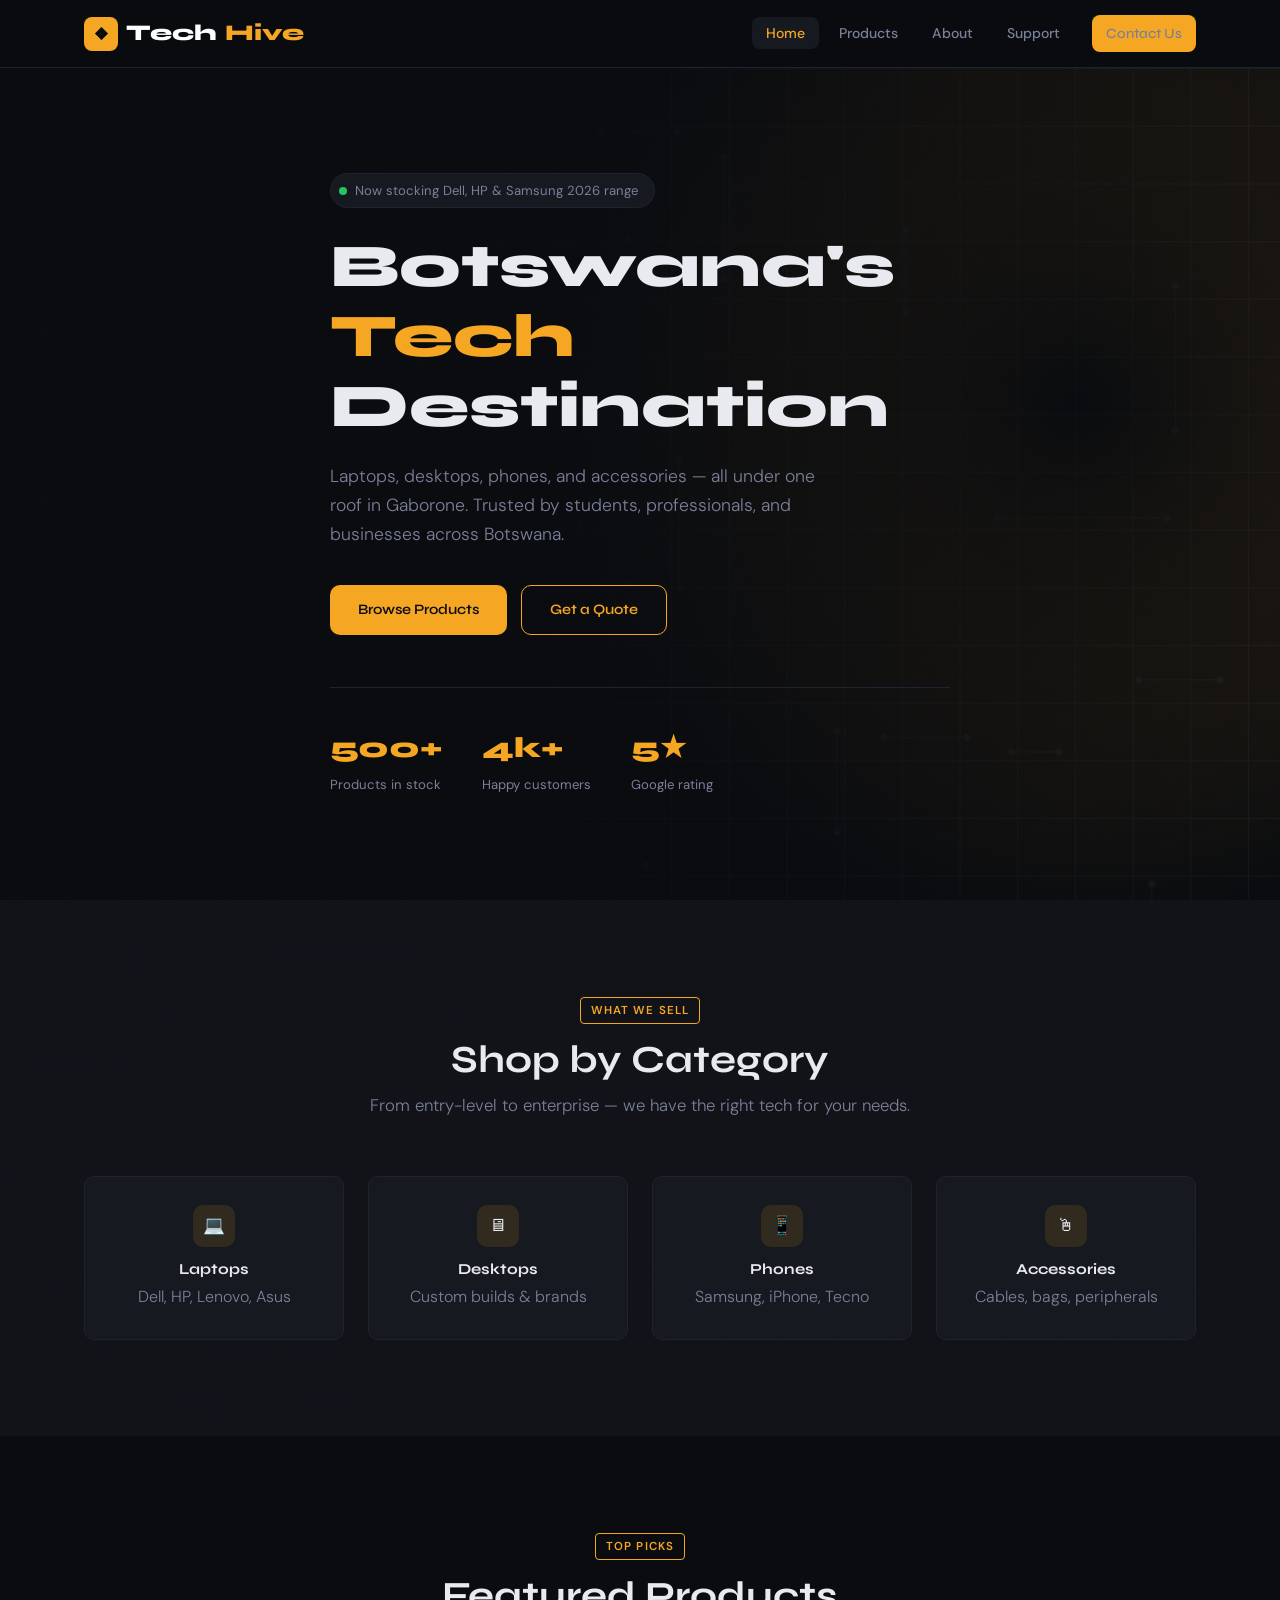
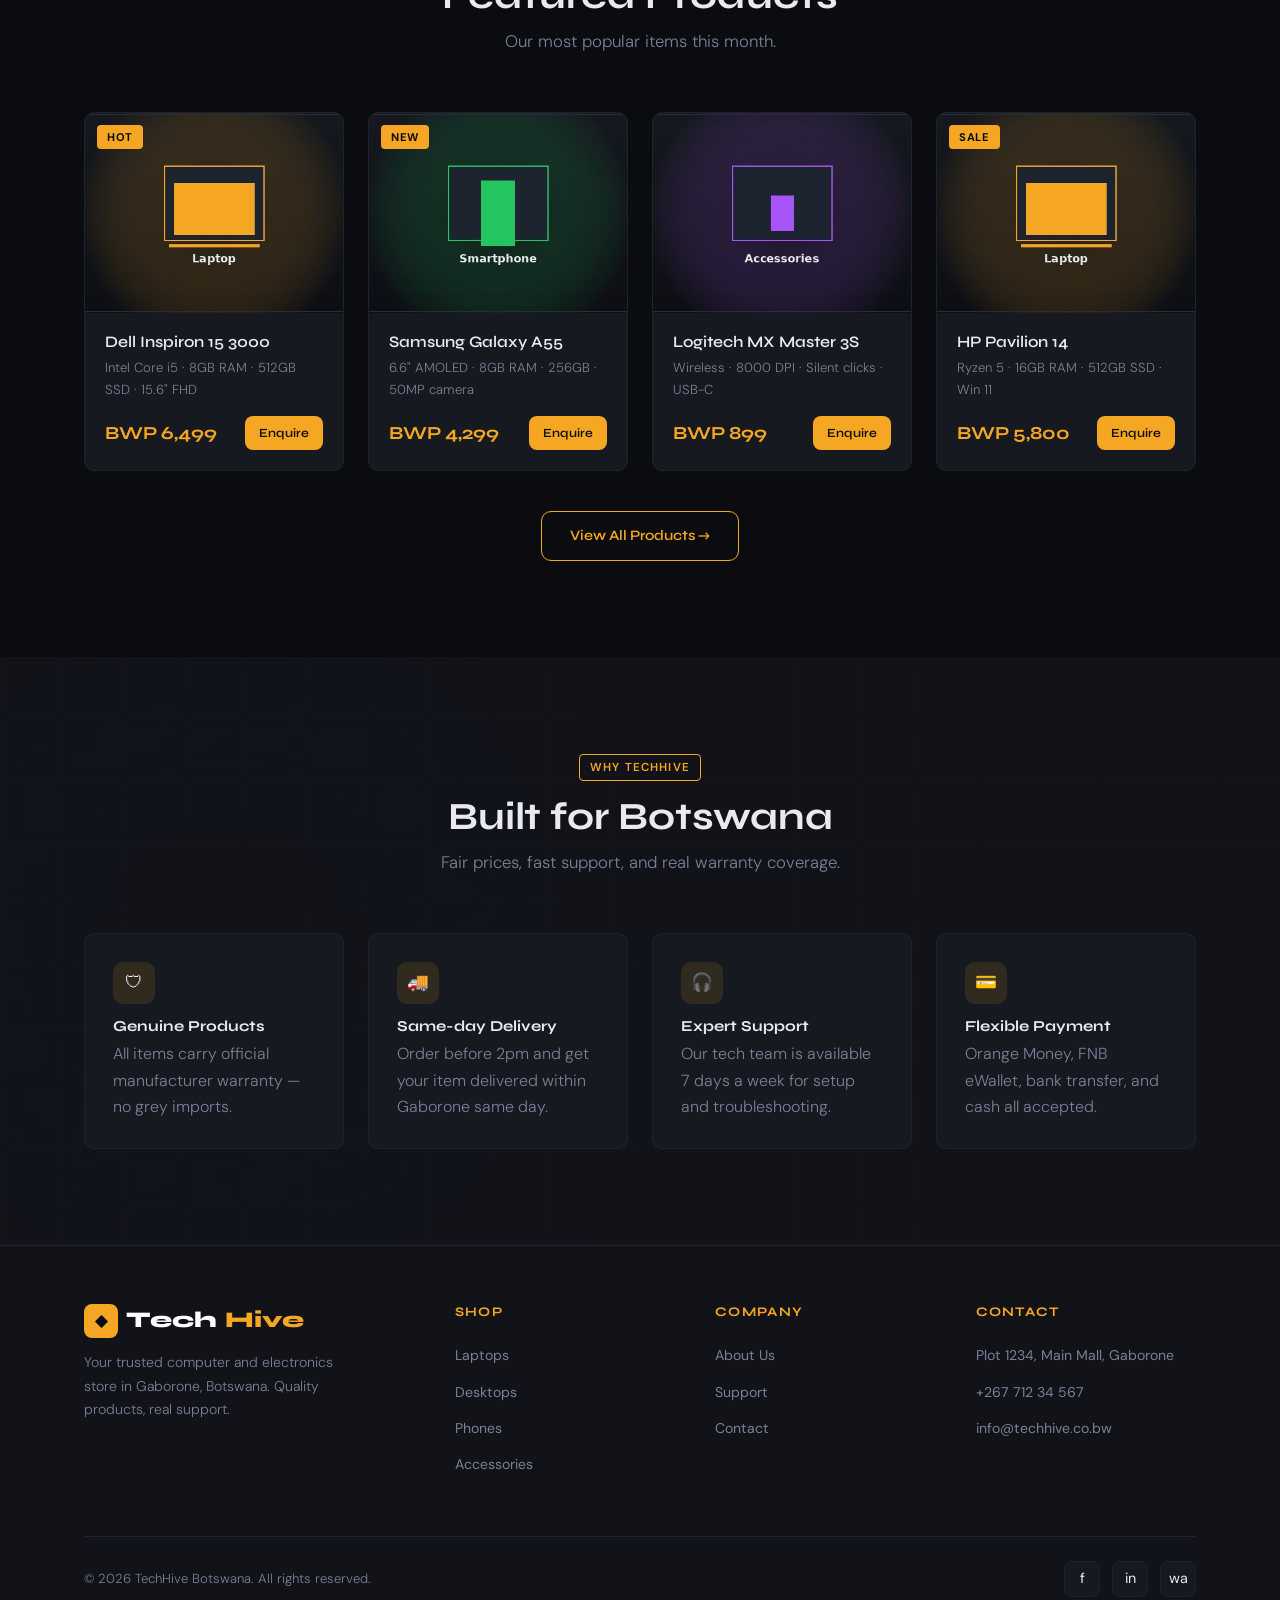
<file: index.html>
<!DOCTYPE html>
<html lang="en">
<head>
  <meta charset="UTF-8" />
  <meta name="viewport" content="width=device-width, initial-scale=1.0" />
  <title>TechHive Botswana — TechHive Botswana</title>
  <meta name="description" content="Botswana's tech destination — computers, phones and accessories." />
  
  <link rel="stylesheet" href="https://fonts.googleapis.com/css2?family=Syne:wght@400;600;700;800&family=DM+Sans:wght@300;400;500;600&display=swap" />
  <style>
/* ============================================================
   TechHive Botswana — styles.css
   Pure CSS — no JavaScript dependencies
   Fonts: Syne (display) + DM Sans (body)
   ============================================================ */

/* fonts loaded via <link> tag */

:root {
  --bg:        #0a0c10;
  --surface:   #111318;
  --card:      #16191f;
  --border:    #1e2330;
  --accent:    #f5a623;
  --text:      #e8eaf0;
  --muted:     #7a8099;
  --white:     #ffffff;
  --nav-h:     68px;
  --radius:    10px;
  --transition: 0.25s ease;
}

*, *::before, *::after { box-sizing: border-box; margin: 0; padding: 0; }
html { scroll-behavior: smooth; }
body { font-family: 'DM Sans', sans-serif; background: var(--bg); color: var(--text); font-size: 16px; line-height: 1.65; }
img { max-width: 100%; display: block; }
a { color: inherit; text-decoration: none; }
ul { list-style: none; }

h1, h2, h3, h4 { font-family: 'Syne', sans-serif; line-height: 1.15; }
h1 { font-size: clamp(2.2rem, 5vw, 3.8rem); font-weight: 800; }
h2 { font-size: clamp(1.6rem, 3vw, 2.4rem); font-weight: 700; }
h3 { font-size: 1.25rem; font-weight: 600; }
p  { color: var(--muted); font-weight: 300; }

.container { max-width: 1160px; margin: 0 auto; padding: 0 24px; }

.tag {
  display: inline-block; font-size: 0.72rem; font-weight: 600;
  letter-spacing: 0.1em; text-transform: uppercase;
  color: var(--accent); border: 1px solid var(--accent);
  border-radius: 4px; padding: 3px 10px; margin-bottom: 14px;
}

.btn {
  display: inline-flex; align-items: center; gap: 8px;
  padding: 12px 28px; border-radius: var(--radius);
  font-family: 'Syne', sans-serif; font-size: 0.9rem; font-weight: 600;
  cursor: pointer; transition: var(--transition); border: none;
}
.btn-primary { background: var(--accent); color: #0a0c10; }
.btn-primary:hover { background: #ffc14a; transform: translateY(-2px); }
.btn-outline { background: transparent; color: var(--accent); border: 1.5px solid var(--accent); }
.btn-outline:hover { background: var(--accent); color: #0a0c10; transform: translateY(-2px); }

.section-title { text-align: center; margin-bottom: 56px; }
.section-title p { margin-top: 10px; font-size: 1.05rem; }

/* ══ NAVBAR — CSS-only mobile via checkbox hack ══════════════════════ */
#nav-toggle { display: none; }

.navbar {
  position: fixed; top: 0; left: 0; right: 0;
  height: var(--nav-h);
  background: rgba(10,12,16,0.95);
  backdrop-filter: blur(14px);
  border-bottom: 1px solid var(--border);
  z-index: 1000;
}
.navbar .container {
  height: 100%; display: flex;
  align-items: center; justify-content: space-between;
}
.nav-logo {
  font-family: 'Syne', sans-serif; font-weight: 800;
  font-size: 1.4rem; color: var(--white);
  display: flex; align-items: center; gap: 8px; z-index: 1001;
}
.nav-logo span { color: var(--accent); }
.logo-icon {
  width: 34px; height: 34px; background: var(--accent);
  border-radius: 8px; display: flex; align-items: center;
  justify-content: center; color: #0a0c10; font-size: 1rem;
}
.nav-links { display: flex; align-items: center; gap: 6px; }
.nav-links a {
  font-size: 0.88rem; font-weight: 500; color: var(--muted);
  padding: 7px 14px; border-radius: 8px; transition: var(--transition);
}
.nav-links a:hover, .nav-links a.active { color: var(--white); background: var(--card); }
.nav-links a.active { color: var(--accent); }
.nav-cta { margin-left: 12px; }

.hamburger-label {
  display: none; flex-direction: column; gap: 5px;
  cursor: pointer; padding: 6px; z-index: 1001;
}
.hamburger-label span {
  display: block; width: 24px; height: 2px;
  background: var(--text); border-radius: 2px; transition: var(--transition);
}
#nav-toggle:checked ~ .navbar .hamburger-label span:nth-child(1) { transform: translateY(7px) rotate(45deg); }
#nav-toggle:checked ~ .navbar .hamburger-label span:nth-child(2) { opacity: 0; }
#nav-toggle:checked ~ .navbar .hamburger-label span:nth-child(3) { transform: translateY(-7px) rotate(-45deg); }
#nav-toggle:checked ~ .navbar .nav-links { display: flex; }

.page-body { padding-top: var(--nav-h); }

/* ══ HERO ══════════════════════════════════════════════════════════════ */
.hero {
  min-height: calc(100vh - var(--nav-h));
  display: flex; align-items: center;
  background:
    linear-gradient(to right, rgba(10,12,16,0.96) 38%, rgba(10,12,16,0.55) 100%),
    url('images/hero-bg.jpg') center / cover no-repeat;
}
.hero-content { max-width: 620px; }
.hero-content h1 { margin-bottom: 20px; }
.hero-content h1 em { font-style: normal; color: var(--accent); }
.hero-content p { font-size: 1.1rem; margin-bottom: 36px; max-width: 500px; }
.hero-actions { display: flex; gap: 14px; flex-wrap: wrap; }

.hero-badge {
  display: inline-flex; align-items: center; gap: 8px;
  background: var(--card); border: 1px solid var(--border);
  border-radius: 100px; padding: 6px 16px 6px 8px;
  font-size: 0.82rem; color: var(--muted); margin-bottom: 24px;
}
.hero-badge .dot {
  width: 8px; height: 8px; background: #22c55e;
  border-radius: 50%; animation: pulse 2s infinite;
}
@keyframes pulse {
  0%, 100% { opacity: 1; transform: scale(1); }
  50% { opacity: 0.5; transform: scale(1.4); }
}
.hero-stats {
  display: flex; gap: 40px;
  margin-top: 52px; padding-top: 36px;
  border-top: 1px solid var(--border);
}
.stat-item .num { font-family: 'Syne', sans-serif; font-size: 1.8rem; font-weight: 800; color: var(--accent); }
.stat-item .label { font-size: 0.82rem; color: var(--muted); margin-top: 2px; }

/* ══ SECTIONS ══════════════════════════════════════════════════════════ */
.section { padding: 96px 0; }
.section-alt {
  background:
    linear-gradient(rgba(17,19,24,0.94), rgba(17,19,24,0.94)),
    url('images/section-alt-bg.jpg') center / cover no-repeat;
}
.page-hero {
  padding: 72px 0 56px; text-align: center;
  background:
    linear-gradient(rgba(10,12,16,0.88), rgba(10,12,16,0.88)),
    url('images/page-hero-bg.jpg') center / cover no-repeat;
  border-bottom: 1px solid var(--border);
}
.page-hero h1 { font-size: clamp(1.8rem, 4vw, 3rem); }
.page-hero p { max-width: 540px; margin: 12px auto 0; font-size: 1rem; }

/* ══ PRODUCT CARDS ══════════════════════════════════════════════════════ */
.products-grid { display: grid; grid-template-columns: repeat(auto-fill, minmax(260px, 1fr)); gap: 24px; }
.product-card {
  background: var(--card); border: 1px solid var(--border);
  border-radius: var(--radius); overflow: hidden;
  transition: var(--transition); position: relative;
}
.product-card:hover { border-color: var(--accent); transform: translateY(-4px); box-shadow: 0 12px 40px rgba(245,166,35,0.12); }
.product-card .badge {
  position: absolute; top: 12px; left: 12px; z-index: 1;
  background: var(--accent); color: #0a0c10;
  font-size: 0.7rem; font-weight: 700; padding: 3px 10px;
  border-radius: 4px; text-transform: uppercase; letter-spacing: 0.06em;
}
.product-img { height: 200px; overflow: hidden; background: var(--surface); }
.product-img img { width: 100%; height: 100%; object-fit: cover; transition: transform 0.4s ease; }
.product-card:hover .product-img img { transform: scale(1.05); }
.product-info { padding: 20px; }
.product-info h3 { font-size: 1rem; color: var(--text); margin-bottom: 6px; }
.product-info .specs { font-size: 0.82rem; color: var(--muted); margin-bottom: 14px; line-height: 1.7; }
.price-row { display: flex; align-items: center; justify-content: space-between; }
.price { font-family: 'Syne', sans-serif; font-weight: 700; color: var(--accent); font-size: 1.15rem; }
.enquire-btn {
  font-size: 0.78rem; font-weight: 600; font-family: 'Syne', sans-serif;
  color: #0a0c10; background: var(--accent); border: none;
  border-radius: 8px; padding: 7px 14px; cursor: pointer;
  transition: var(--transition); text-decoration: none; display: inline-block;
}
.enquire-btn:hover { background: #ffc14a; }

.cat-filters { display: flex; flex-wrap: wrap; gap: 10px; margin-bottom: 40px; }
.cat-filters a {
  padding: 8px 20px; border-radius: 100px;
  border: 1.5px solid var(--border); color: var(--muted);
  font-size: 0.88rem; font-weight: 500; transition: var(--transition);
}
.cat-filters a:hover, .cat-filters a.active {
  border-color: var(--accent); color: var(--accent);
  background: rgba(245,166,35,0.08);
}

/* ══ ABOUT ══════════════════════════════════════════════════════════════ */
.about-grid { display: grid; grid-template-columns: 1fr 1fr; gap: 64px; align-items: center; }
.about-visual { background: var(--card); border: 1px solid var(--border); border-radius: var(--radius); overflow: hidden; }
.about-visual img { width: 100%; height: 260px; object-fit: cover; }
.about-stats { display: flex; gap: 32px; padding: 24px; border-top: 1px solid var(--border); justify-content: center; }
.about-stat .num { font-family: 'Syne', sans-serif; font-size: 1.8rem; font-weight: 800; color: var(--accent); text-align: center; }
.about-stat .lbl { font-size: 0.8rem; color: var(--muted); text-align: center; }

.values-grid, .why-grid { display: grid; grid-template-columns: repeat(auto-fill, minmax(240px, 1fr)); gap: 24px; }
.value-card, .why-card {
  background: var(--card); border: 1px solid var(--border);
  border-radius: var(--radius); padding: 28px; transition: var(--transition);
}
.value-card:hover, .why-card:hover { border-color: var(--accent); transform: translateY(-3px); }
.value-card .icon, .why-card .icon {
  width: 42px; height: 42px; background: rgba(245,166,35,0.12);
  border-radius: 10px; display: flex; align-items: center;
  justify-content: center; font-size: 1.1rem; margin-bottom: 14px;
}
.value-card h4, .why-card h4 { font-size: 0.95rem; margin-bottom: 6px; }

.team-grid { display: grid; grid-template-columns: repeat(auto-fill, minmax(180px, 1fr)); gap: 20px; }
.team-card {
  background: var(--card); border: 1px solid var(--border);
  border-radius: var(--radius); padding: 28px 20px;
  text-align: center; transition: var(--transition);
}
.team-card:hover { border-color: var(--accent); transform: translateY(-3px); }
.team-avatar {
  width: 64px; height: 64px; border-radius: 50%;
  background: var(--surface); display: flex; align-items: center;
  justify-content: center; font-size: 1.8rem;
  margin: 0 auto 14px; border: 2px solid var(--border);
}
.team-card h4 { font-size: 0.95rem; margin-bottom: 4px; }

/* ══ SUPPORT — details/summary FAQ (pure HTML, no JS) ═══════════════ */
.support-cards { display: grid; grid-template-columns: repeat(auto-fill, minmax(240px, 1fr)); gap: 20px; margin-bottom: 64px; }
.support-card {
  background: var(--card); border: 1px solid var(--border);
  border-radius: var(--radius); padding: 28px; transition: var(--transition);
}
.support-card:hover { border-color: var(--accent); transform: translateY(-3px); }
.support-card .icon { font-size: 2rem; margin-bottom: 14px; }
.support-card h3 { font-size: 1rem; margin-bottom: 8px; }

.faq-list { max-width: 760px; margin: 0 auto; display: flex; flex-direction: column; gap: 12px; }
details.faq-item {
  background: var(--card); border: 1px solid var(--border);
  border-radius: var(--radius); overflow: hidden;
}
details.faq-item[open] { border-color: var(--accent); }
details.faq-item summary {
  display: flex; align-items: center; justify-content: space-between;
  padding: 20px 24px; font-size: 0.95rem; font-weight: 500;
  color: var(--text); cursor: pointer; list-style: none;
  gap: 16px; transition: color var(--transition);
}
details.faq-item summary::-webkit-details-marker { display: none; }
details.faq-item summary:hover { color: var(--accent); }
details.faq-item summary::after { content: '+'; font-size: 1.3rem; color: var(--accent); flex-shrink: 0; transition: transform var(--transition); }
details.faq-item[open] summary::after { transform: rotate(45deg); }
.faq-answer { padding: 0 24px 20px; font-size: 0.9rem; color: var(--muted); line-height: 1.7; }

/* ══ CONTACT ════════════════════════════════════════════════════════════ */
.contact-grid { display: grid; grid-template-columns: 1fr 1.5fr; gap: 56px; align-items: start; }
.contact-info { display: flex; flex-direction: column; gap: 24px; }
.contact-detail { display: flex; gap: 16px; align-items: flex-start; }
.contact-detail .icon {
  width: 46px; height: 46px; min-width: 46px;
  background: rgba(245,166,35,0.1); border-radius: 10px;
  display: flex; align-items: center; justify-content: center; font-size: 1.2rem;
}
.contact-detail h4 { font-size: 0.9rem; margin-bottom: 3px; }
.contact-detail p { font-size: 0.85rem; }

.contact-form-box {
  background: var(--card); border: 1px solid var(--border);
  border-radius: var(--radius); padding: 40px;
}
.contact-form-box h3 { margin-bottom: 28px; font-size: 1.3rem; }
.form-group { margin-bottom: 20px; }
.form-row { display: grid; grid-template-columns: 1fr 1fr; gap: 16px; }
.form-group label {
  display: block; font-size: 0.82rem; font-weight: 500;
  color: var(--muted); margin-bottom: 8px;
  letter-spacing: 0.04em; text-transform: uppercase;
}
.form-group input,
.form-group select,
.form-group textarea {
  width: 100%; background: var(--surface);
  border: 1.5px solid var(--border); border-radius: 8px;
  padding: 12px 16px; color: var(--text);
  font-family: 'DM Sans', sans-serif; font-size: 0.92rem;
  transition: border-color var(--transition); outline: none;
}
.form-group input:focus,
.form-group select:focus,
.form-group textarea:focus { border-color: var(--accent); box-shadow: 0 0 0 3px rgba(245,166,35,0.1); }
.form-group input:invalid:not(:placeholder-shown) { border-color: #ef4444; }
.form-group select option { background: var(--surface); }
.form-group textarea { resize: vertical; min-height: 120px; }
.form-group input::placeholder, .form-group textarea::placeholder { color: #3a3f50; }
.consent-row { display: flex; align-items: flex-start; gap: 10px; margin-bottom: 24px; }
.consent-row input[type="checkbox"] { width: auto; margin-top: 3px; accent-color: var(--accent); }
.consent-row label { text-transform: none; letter-spacing: 0; font-size: 0.83rem; color: var(--muted); font-weight: 400; }
.map-placeholder {
  background: var(--card); border: 1px solid var(--border);
  border-radius: var(--radius); height: 280px;
  display: flex; flex-direction: column;
  align-items: center; justify-content: center; gap: 12px;
}

/* ══ FOOTER ═════════════════════════════════════════════════════════════ */
.footer { background: var(--surface); border-top: 1px solid var(--border); padding: 56px 0 28px; }
.footer-grid { display: grid; grid-template-columns: 1.5fr 1fr 1fr 1fr; gap: 40px; margin-bottom: 48px; }
.footer-brand p { font-size: 0.88rem; margin-top: 12px; max-width: 260px; }
.footer-col h5 {
  font-family: 'Syne', sans-serif; font-size: 0.82rem; font-weight: 700;
  letter-spacing: 0.1em; text-transform: uppercase;
  color: var(--accent); margin-bottom: 18px;
}
.footer-col ul li { margin-bottom: 10px; }
.footer-col ul li a { font-size: 0.88rem; color: var(--muted); transition: color var(--transition); }
.footer-col ul li a:hover { color: var(--text); }
.footer-bottom {
  border-top: 1px solid var(--border); padding-top: 24px;
  display: flex; justify-content: space-between;
  align-items: center; flex-wrap: wrap; gap: 12px;
}
.footer-bottom p { font-size: 0.82rem; color: var(--muted); }
.social-links { display: flex; gap: 12px; }
.social-links a {
  width: 36px; height: 36px; background: var(--card);
  border: 1px solid var(--border); border-radius: 8px;
  display: flex; align-items: center; justify-content: center;
  font-size: 0.9rem; transition: var(--transition);
}
.social-links a:hover { border-color: var(--accent); color: var(--accent); }

/* ══ RESPONSIVE ═════════════════════════════════════════════════════════ */
@media (max-width: 900px) {
  .about-grid, .contact-grid { grid-template-columns: 1fr; gap: 40px; }
  .footer-grid { grid-template-columns: 1fr 1fr; }
  .hero-stats { gap: 24px; }
}
@media (max-width: 680px) {
  .nav-links {
    display: none; flex-direction: column;
    position: fixed; top: var(--nav-h); left: 0; right: 0;
    background: var(--surface); border-bottom: 1px solid var(--border);
    padding: 20px 24px; gap: 4px; z-index: 999;
  }
  .hamburger-label { display: flex; }
  .footer-grid { grid-template-columns: 1fr; }
  .form-row { grid-template-columns: 1fr; }
  .hero-stats { flex-wrap: wrap; gap: 20px; }
  .hero-actions { flex-direction: column; }
  .products-grid { grid-template-columns: 1fr 1fr; }
}
@media (max-width: 480px) {
  .products-grid { grid-template-columns: 1fr; }
}

</style>
</head>
<body class="page-body">
  <!-- checkbox for CSS-only mobile nav -->
  <input type="checkbox" id="nav-toggle" />
  <nav class="navbar">
    <div class="container">
      <a href="index.html" class="nav-logo">
        <div class="logo-icon">&#9670;</div>
        Tech<span>Hive</span>
      </a>
      <ul class="nav-links">
        <li><a href="index.html" class="active">Home</a></li>
        <li><a href="products.html">Products</a></li>
        <li><a href="about.html">About</a></li>
        <li><a href="support.html">Support</a></li>
        <li class="nav-cta"><a href="contact.html" class="btn btn-primary">Contact Us</a></li>
      </ul>
      <label class="hamburger-label" for="nav-toggle">
        <span></span><span></span><span></span>
      </label>
    </div>
  </nav>

  <section class="hero">
    <div class="container">
      <div class="hero-content">
        <div class="hero-badge"><span class="dot"></span>Now stocking Dell, HP &amp; Samsung 2026 range</div>
        <h1>Botswana&#39;s <em>Tech</em> Destination</h1>
        <p>Laptops, desktops, phones, and accessories — all under one roof in Gaborone. Trusted by students, professionals, and businesses across Botswana.</p>
        <div class="hero-actions">
          <a href="products.html" class="btn btn-primary">Browse Products</a>
          <a href="contact.html" class="btn btn-outline">Get a Quote</a>
        </div>
        <div class="hero-stats">
          <div class="stat-item"><div class="num">500+</div><div class="label">Products in stock</div></div>
          <div class="stat-item"><div class="num">4k+</div><div class="label">Happy customers</div></div>
          <div class="stat-item"><div class="num">5&#9733;</div><div class="label">Google rating</div></div>
        </div>
      </div>
    </div>
  </section>

  <section class="section section-alt">
    <div class="container">
      <div class="section-title">
        <div class="tag">What we sell</div>
        <h2>Shop by Category</h2>
        <p>From entry-level to enterprise — we have the right tech for your needs.</p>
      </div>
      <div class="why-grid">
        <a href="products.html" class="why-card" style="text-align:center;">
          <div class="icon" style="margin:0 auto 14px;">&#128187;</div>
          <h4>Laptops</h4><p>Dell, HP, Lenovo, Asus</p>
        </a>
        <a href="products.html" class="why-card" style="text-align:center;">
          <div class="icon" style="margin:0 auto 14px;">&#128421;</div>
          <h4>Desktops</h4><p>Custom builds &amp; brands</p>
        </a>
        <a href="products.html" class="why-card" style="text-align:center;">
          <div class="icon" style="margin:0 auto 14px;">&#128241;</div>
          <h4>Phones</h4><p>Samsung, iPhone, Tecno</p>
        </a>
        <a href="products.html" class="why-card" style="text-align:center;">
          <div class="icon" style="margin:0 auto 14px;">&#128433;</div>
          <h4>Accessories</h4><p>Cables, bags, peripherals</p>
        </a>
      </div>
    </div>
  </section>

  <section class="section">
    <div class="container">
      <div class="section-title">
        <div class="tag">Top picks</div>
        <h2>Featured Products</h2>
        <p>Our most popular items this month.</p>
      </div>
      <div class="products-grid">
        <div class="product-card">
          <span class="badge">Hot</span>
          <div class="product-img"><img src="images/laptop.jpg" alt="Dell Inspiron 15 laptop computer" width="480" height="200" /></div>
          <div class="product-info">
            <h3>Dell Inspiron 15 3000</h3>
            <p class="specs">Intel Core i5 &middot; 8GB RAM &middot; 512GB SSD &middot; 15.6" FHD</p>
            <div class="price-row"><span class="price">BWP 6,499</span><a href="contact.html" class="enquire-btn">Enquire</a></div>
          </div>
        </div>
        <div class="product-card">
          <span class="badge">New</span>
          <div class="product-img"><img src="images/phone.jpg" alt="Samsung Galaxy A55 smartphone" width="480" height="200" /></div>
          <div class="product-info">
            <h3>Samsung Galaxy A55</h3>
            <p class="specs">6.6" AMOLED &middot; 8GB RAM &middot; 256GB &middot; 50MP camera</p>
            <div class="price-row"><span class="price">BWP 4,299</span><a href="contact.html" class="enquire-btn">Enquire</a></div>
          </div>
        </div>
        <div class="product-card">
          <div class="product-img"><img src="images/accessory.jpg" alt="Logitech MX Master 3S wireless mouse" width="480" height="200" /></div>
          <div class="product-info">
            <h3>Logitech MX Master 3S</h3>
            <p class="specs">Wireless &middot; 8000 DPI &middot; Silent clicks &middot; USB-C</p>
            <div class="price-row"><span class="price">BWP 899</span><a href="contact.html" class="enquire-btn">Enquire</a></div>
          </div>
        </div>
        <div class="product-card">
          <span class="badge">Sale</span>
          <div class="product-img"><img src="images/laptop.jpg" alt="HP Pavilion 14 laptop computer" width="480" height="200" /></div>
          <div class="product-info">
            <h3>HP Pavilion 14</h3>
            <p class="specs">Ryzen 5 &middot; 16GB RAM &middot; 512GB SSD &middot; Win 11</p>
            <div class="price-row"><span class="price">BWP 5,800</span><a href="contact.html" class="enquire-btn">Enquire</a></div>
          </div>
        </div>
      </div>
      <div style="text-align:center;margin-top:40px;">
        <a href="products.html" class="btn btn-outline">View All Products &rarr;</a>
      </div>
    </div>
  </section>

  <section class="section section-alt">
    <div class="container">
      <div class="section-title">
        <div class="tag">Why TechHive</div>
        <h2>Built for Botswana</h2>
        <p>Fair prices, fast support, and real warranty coverage.</p>
      </div>
      <div class="why-grid">
        <div class="why-card"><div class="icon">&#128737;</div><h4>Genuine Products</h4><p>All items carry official manufacturer warranty — no grey imports.</p></div>
        <div class="why-card"><div class="icon">&#128666;</div><h4>Same-day Delivery</h4><p>Order before 2pm and get your item delivered within Gaborone same day.</p></div>
        <div class="why-card"><div class="icon">&#127911;</div><h4>Expert Support</h4><p>Our tech team is available 7 days a week for setup and troubleshooting.</p></div>
        <div class="why-card"><div class="icon">&#128179;</div><h4>Flexible Payment</h4><p>Orange Money, FNB eWallet, bank transfer, and cash all accepted.</p></div>
      </div>
    </div>
  </section>

  <footer class="footer">
    <div class="container">
      <div class="footer-grid">
        <div class="footer-brand">
          <div class="nav-logo" style="margin-bottom:12px;">
            <div class="logo-icon">&#9670;</div>
            Tech<span>Hive</span>
          </div>
          <p>Your trusted computer and electronics store in Gaborone, Botswana. Quality products, real support.</p>
        </div>
        <div class="footer-col">
          <h5>Shop</h5>
          <ul>
            <li><a href="products.html">Laptops</a></li>
            <li><a href="products.html">Desktops</a></li>
            <li><a href="products.html">Phones</a></li>
            <li><a href="products.html">Accessories</a></li>
          </ul>
        </div>
        <div class="footer-col">
          <h5>Company</h5>
          <ul>
            <li><a href="about.html">About Us</a></li>
            <li><a href="support.html">Support</a></li>
            <li><a href="contact.html">Contact</a></li>
          </ul>
        </div>
        <div class="footer-col">
          <h5>Contact</h5>
          <ul>
            <li><a href="contact.html">Plot 1234, Main Mall, Gaborone</a></li>
            <li><a href="tel:+26771234567">+267 712 34 567</a></li>
            <li><a href="mailto:info@techhive.co.bw">info@techhive.co.bw</a></li>
          </ul>
        </div>
      </div>
      <div class="footer-bottom">
        <p>&copy; 2026 TechHive Botswana. All rights reserved.</p>
        <div class="social-links">
          <a href="#" title="Facebook">f</a>
          <a href="#" title="Instagram">in</a>
          <a href="#" title="WhatsApp">wa</a>
        </div>
      </div>
    </div>
  </footer>
</body>
</html>
</file>
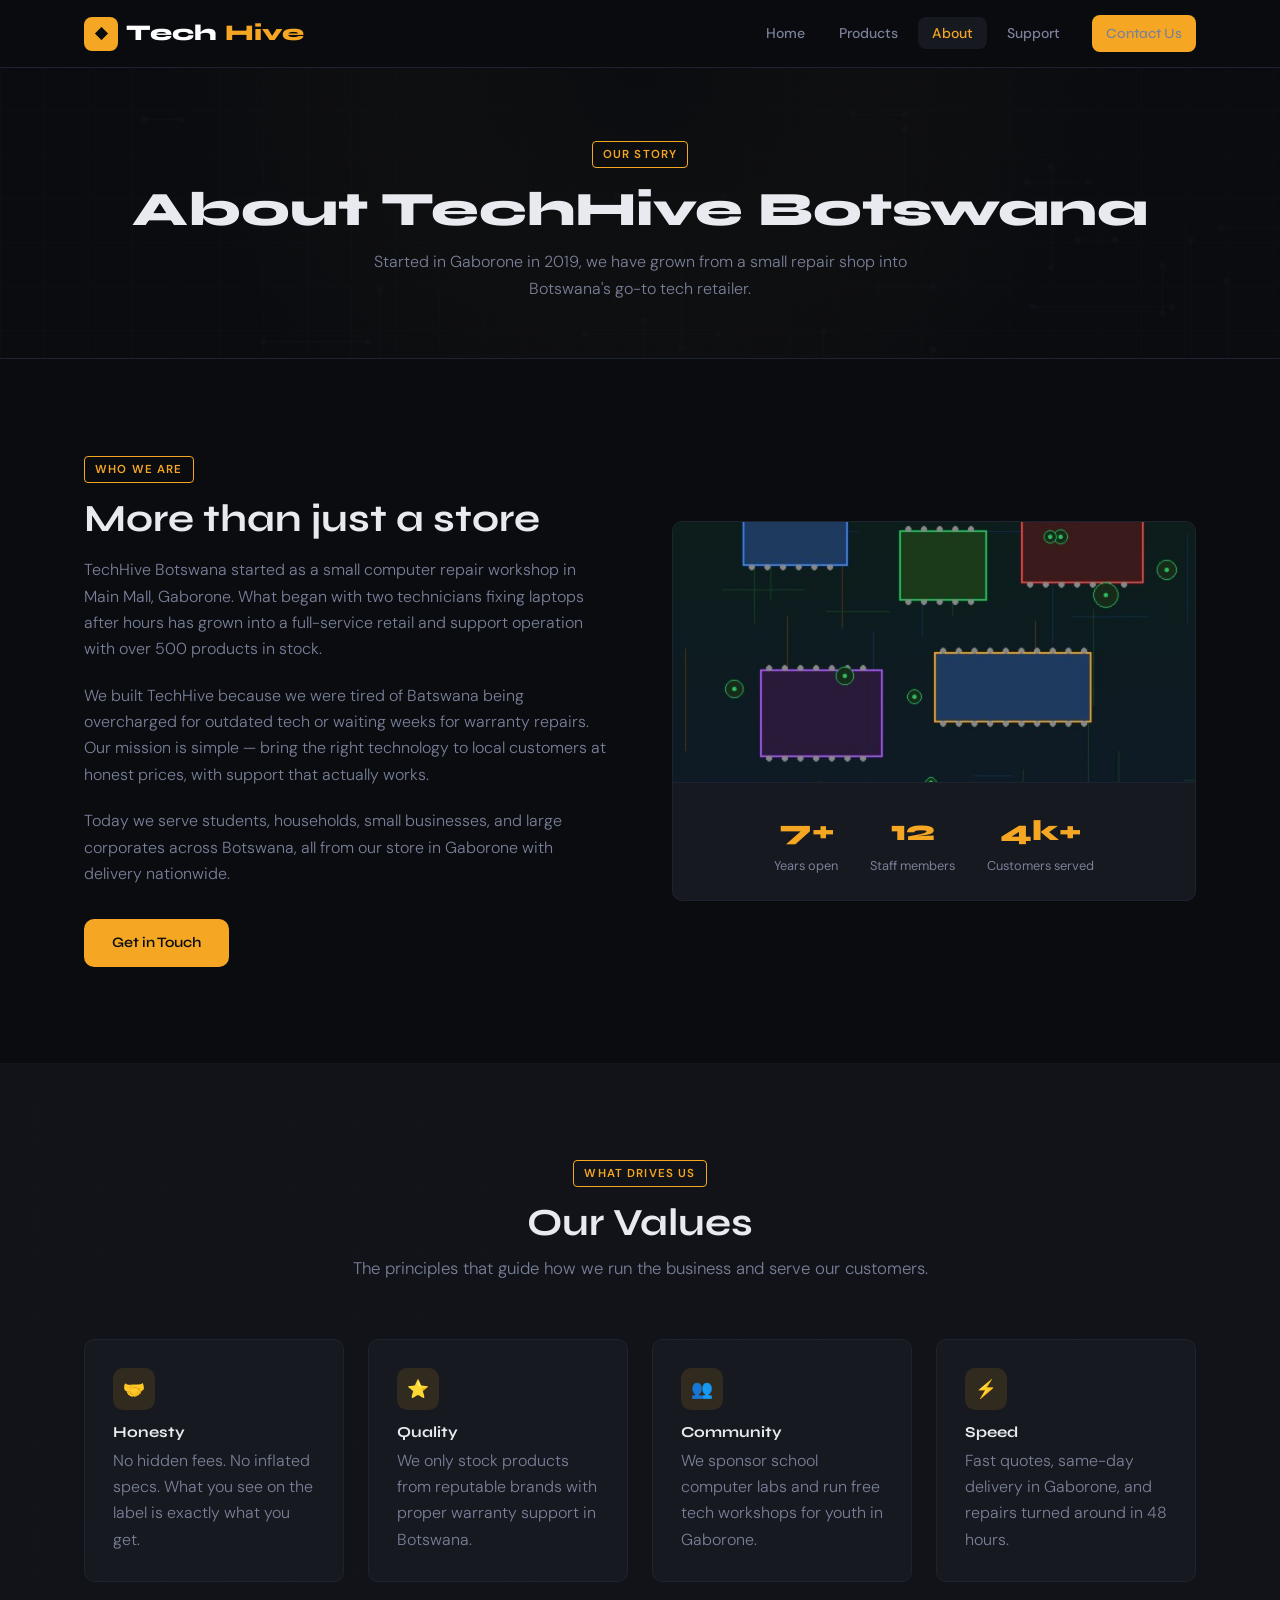
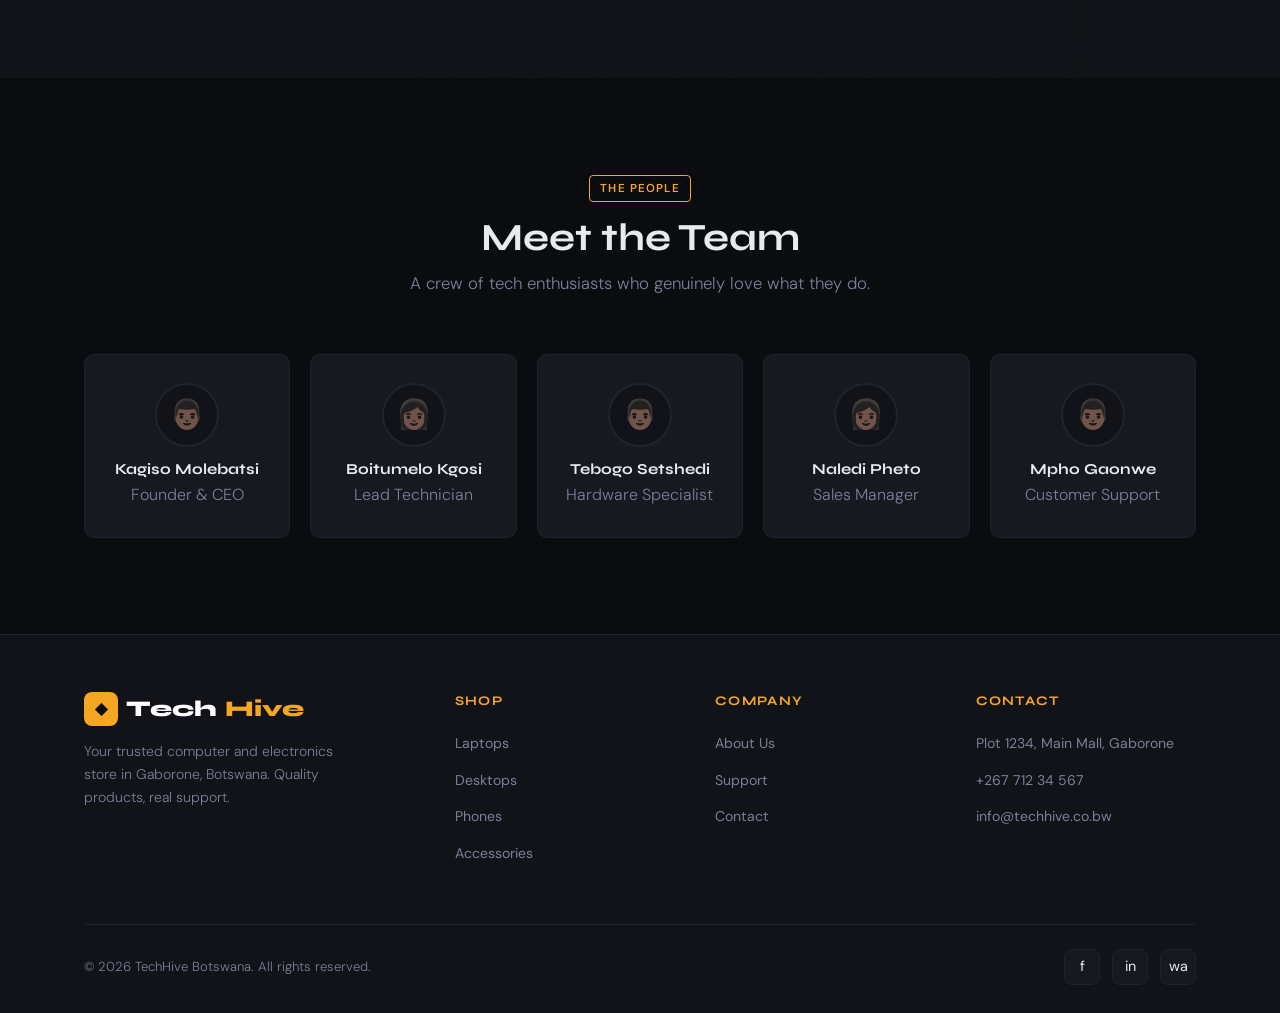
<file: about.html>
<!DOCTYPE html>
<html lang="en">
<head>
  <meta charset="UTF-8" />
  <meta name="viewport" content="width=device-width, initial-scale=1.0" />
  <title>About Us — TechHive Botswana</title>
  <meta name="description" content="Learn about TechHive Botswana — our story, mission and team." />
  
  <link rel="stylesheet" href="https://fonts.googleapis.com/css2?family=Syne:wght@400;600;700;800&family=DM+Sans:wght@300;400;500;600&display=swap" />
  <style>
/* ============================================================
   TechHive Botswana — styles.css
   Pure CSS — no JavaScript dependencies
   Fonts: Syne (display) + DM Sans (body)
   ============================================================ */

/* fonts loaded via <link> tag */

:root {
  --bg:        #0a0c10;
  --surface:   #111318;
  --card:      #16191f;
  --border:    #1e2330;
  --accent:    #f5a623;
  --text:      #e8eaf0;
  --muted:     #7a8099;
  --white:     #ffffff;
  --nav-h:     68px;
  --radius:    10px;
  --transition: 0.25s ease;
}

*, *::before, *::after { box-sizing: border-box; margin: 0; padding: 0; }
html { scroll-behavior: smooth; }
body { font-family: 'DM Sans', sans-serif; background: var(--bg); color: var(--text); font-size: 16px; line-height: 1.65; }
img { max-width: 100%; display: block; }
a { color: inherit; text-decoration: none; }
ul { list-style: none; }

h1, h2, h3, h4 { font-family: 'Syne', sans-serif; line-height: 1.15; }
h1 { font-size: clamp(2.2rem, 5vw, 3.8rem); font-weight: 800; }
h2 { font-size: clamp(1.6rem, 3vw, 2.4rem); font-weight: 700; }
h3 { font-size: 1.25rem; font-weight: 600; }
p  { color: var(--muted); font-weight: 300; }

.container { max-width: 1160px; margin: 0 auto; padding: 0 24px; }

.tag {
  display: inline-block; font-size: 0.72rem; font-weight: 600;
  letter-spacing: 0.1em; text-transform: uppercase;
  color: var(--accent); border: 1px solid var(--accent);
  border-radius: 4px; padding: 3px 10px; margin-bottom: 14px;
}

.btn {
  display: inline-flex; align-items: center; gap: 8px;
  padding: 12px 28px; border-radius: var(--radius);
  font-family: 'Syne', sans-serif; font-size: 0.9rem; font-weight: 600;
  cursor: pointer; transition: var(--transition); border: none;
}
.btn-primary { background: var(--accent); color: #0a0c10; }
.btn-primary:hover { background: #ffc14a; transform: translateY(-2px); }
.btn-outline { background: transparent; color: var(--accent); border: 1.5px solid var(--accent); }
.btn-outline:hover { background: var(--accent); color: #0a0c10; transform: translateY(-2px); }

.section-title { text-align: center; margin-bottom: 56px; }
.section-title p { margin-top: 10px; font-size: 1.05rem; }

/* ══ NAVBAR — CSS-only mobile via checkbox hack ══════════════════════ */
#nav-toggle { display: none; }

.navbar {
  position: fixed; top: 0; left: 0; right: 0;
  height: var(--nav-h);
  background: rgba(10,12,16,0.95);
  backdrop-filter: blur(14px);
  border-bottom: 1px solid var(--border);
  z-index: 1000;
}
.navbar .container {
  height: 100%; display: flex;
  align-items: center; justify-content: space-between;
}
.nav-logo {
  font-family: 'Syne', sans-serif; font-weight: 800;
  font-size: 1.4rem; color: var(--white);
  display: flex; align-items: center; gap: 8px; z-index: 1001;
}
.nav-logo span { color: var(--accent); }
.logo-icon {
  width: 34px; height: 34px; background: var(--accent);
  border-radius: 8px; display: flex; align-items: center;
  justify-content: center; color: #0a0c10; font-size: 1rem;
}
.nav-links { display: flex; align-items: center; gap: 6px; }
.nav-links a {
  font-size: 0.88rem; font-weight: 500; color: var(--muted);
  padding: 7px 14px; border-radius: 8px; transition: var(--transition);
}
.nav-links a:hover, .nav-links a.active { color: var(--white); background: var(--card); }
.nav-links a.active { color: var(--accent); }
.nav-cta { margin-left: 12px; }

.hamburger-label {
  display: none; flex-direction: column; gap: 5px;
  cursor: pointer; padding: 6px; z-index: 1001;
}
.hamburger-label span {
  display: block; width: 24px; height: 2px;
  background: var(--text); border-radius: 2px; transition: var(--transition);
}
#nav-toggle:checked ~ .navbar .hamburger-label span:nth-child(1) { transform: translateY(7px) rotate(45deg); }
#nav-toggle:checked ~ .navbar .hamburger-label span:nth-child(2) { opacity: 0; }
#nav-toggle:checked ~ .navbar .hamburger-label span:nth-child(3) { transform: translateY(-7px) rotate(-45deg); }
#nav-toggle:checked ~ .navbar .nav-links { display: flex; }

.page-body { padding-top: var(--nav-h); }

/* ══ HERO ══════════════════════════════════════════════════════════════ */
.hero {
  min-height: calc(100vh - var(--nav-h));
  display: flex; align-items: center;
  background:
    linear-gradient(to right, rgba(10,12,16,0.96) 38%, rgba(10,12,16,0.55) 100%),
    url('images/hero-bg.jpg') center / cover no-repeat;
}
.hero-content { max-width: 620px; }
.hero-content h1 { margin-bottom: 20px; }
.hero-content h1 em { font-style: normal; color: var(--accent); }
.hero-content p { font-size: 1.1rem; margin-bottom: 36px; max-width: 500px; }
.hero-actions { display: flex; gap: 14px; flex-wrap: wrap; }

.hero-badge {
  display: inline-flex; align-items: center; gap: 8px;
  background: var(--card); border: 1px solid var(--border);
  border-radius: 100px; padding: 6px 16px 6px 8px;
  font-size: 0.82rem; color: var(--muted); margin-bottom: 24px;
}
.hero-badge .dot {
  width: 8px; height: 8px; background: #22c55e;
  border-radius: 50%; animation: pulse 2s infinite;
}
@keyframes pulse {
  0%, 100% { opacity: 1; transform: scale(1); }
  50% { opacity: 0.5; transform: scale(1.4); }
}
.hero-stats {
  display: flex; gap: 40px;
  margin-top: 52px; padding-top: 36px;
  border-top: 1px solid var(--border);
}
.stat-item .num { font-family: 'Syne', sans-serif; font-size: 1.8rem; font-weight: 800; color: var(--accent); }
.stat-item .label { font-size: 0.82rem; color: var(--muted); margin-top: 2px; }

/* ══ SECTIONS ══════════════════════════════════════════════════════════ */
.section { padding: 96px 0; }
.section-alt {
  background:
    linear-gradient(rgba(17,19,24,0.94), rgba(17,19,24,0.94)),
    url('images/section-alt-bg.jpg') center / cover no-repeat;
}
.page-hero {
  padding: 72px 0 56px; text-align: center;
  background:
    linear-gradient(rgba(10,12,16,0.88), rgba(10,12,16,0.88)),
    url('images/page-hero-bg.jpg') center / cover no-repeat;
  border-bottom: 1px solid var(--border);
}
.page-hero h1 { font-size: clamp(1.8rem, 4vw, 3rem); }
.page-hero p { max-width: 540px; margin: 12px auto 0; font-size: 1rem; }

/* ══ PRODUCT CARDS ══════════════════════════════════════════════════════ */
.products-grid { display: grid; grid-template-columns: repeat(auto-fill, minmax(260px, 1fr)); gap: 24px; }
.product-card {
  background: var(--card); border: 1px solid var(--border);
  border-radius: var(--radius); overflow: hidden;
  transition: var(--transition); position: relative;
}
.product-card:hover { border-color: var(--accent); transform: translateY(-4px); box-shadow: 0 12px 40px rgba(245,166,35,0.12); }
.product-card .badge {
  position: absolute; top: 12px; left: 12px; z-index: 1;
  background: var(--accent); color: #0a0c10;
  font-size: 0.7rem; font-weight: 700; padding: 3px 10px;
  border-radius: 4px; text-transform: uppercase; letter-spacing: 0.06em;
}
.product-img { height: 200px; overflow: hidden; background: var(--surface); }
.product-img img { width: 100%; height: 100%; object-fit: cover; transition: transform 0.4s ease; }
.product-card:hover .product-img img { transform: scale(1.05); }
.product-info { padding: 20px; }
.product-info h3 { font-size: 1rem; color: var(--text); margin-bottom: 6px; }
.product-info .specs { font-size: 0.82rem; color: var(--muted); margin-bottom: 14px; line-height: 1.7; }
.price-row { display: flex; align-items: center; justify-content: space-between; }
.price { font-family: 'Syne', sans-serif; font-weight: 700; color: var(--accent); font-size: 1.15rem; }
.enquire-btn {
  font-size: 0.78rem; font-weight: 600; font-family: 'Syne', sans-serif;
  color: #0a0c10; background: var(--accent); border: none;
  border-radius: 8px; padding: 7px 14px; cursor: pointer;
  transition: var(--transition); text-decoration: none; display: inline-block;
}
.enquire-btn:hover { background: #ffc14a; }

.cat-filters { display: flex; flex-wrap: wrap; gap: 10px; margin-bottom: 40px; }
.cat-filters a {
  padding: 8px 20px; border-radius: 100px;
  border: 1.5px solid var(--border); color: var(--muted);
  font-size: 0.88rem; font-weight: 500; transition: var(--transition);
}
.cat-filters a:hover, .cat-filters a.active {
  border-color: var(--accent); color: var(--accent);
  background: rgba(245,166,35,0.08);
}

/* ══ ABOUT ══════════════════════════════════════════════════════════════ */
.about-grid { display: grid; grid-template-columns: 1fr 1fr; gap: 64px; align-items: center; }
.about-visual { background: var(--card); border: 1px solid var(--border); border-radius: var(--radius); overflow: hidden; }
.about-visual img { width: 100%; height: 260px; object-fit: cover; }
.about-stats { display: flex; gap: 32px; padding: 24px; border-top: 1px solid var(--border); justify-content: center; }
.about-stat .num { font-family: 'Syne', sans-serif; font-size: 1.8rem; font-weight: 800; color: var(--accent); text-align: center; }
.about-stat .lbl { font-size: 0.8rem; color: var(--muted); text-align: center; }

.values-grid, .why-grid { display: grid; grid-template-columns: repeat(auto-fill, minmax(240px, 1fr)); gap: 24px; }
.value-card, .why-card {
  background: var(--card); border: 1px solid var(--border);
  border-radius: var(--radius); padding: 28px; transition: var(--transition);
}
.value-card:hover, .why-card:hover { border-color: var(--accent); transform: translateY(-3px); }
.value-card .icon, .why-card .icon {
  width: 42px; height: 42px; background: rgba(245,166,35,0.12);
  border-radius: 10px; display: flex; align-items: center;
  justify-content: center; font-size: 1.1rem; margin-bottom: 14px;
}
.value-card h4, .why-card h4 { font-size: 0.95rem; margin-bottom: 6px; }

.team-grid { display: grid; grid-template-columns: repeat(auto-fill, minmax(180px, 1fr)); gap: 20px; }
.team-card {
  background: var(--card); border: 1px solid var(--border);
  border-radius: var(--radius); padding: 28px 20px;
  text-align: center; transition: var(--transition);
}
.team-card:hover { border-color: var(--accent); transform: translateY(-3px); }
.team-avatar {
  width: 64px; height: 64px; border-radius: 50%;
  background: var(--surface); display: flex; align-items: center;
  justify-content: center; font-size: 1.8rem;
  margin: 0 auto 14px; border: 2px solid var(--border);
}
.team-card h4 { font-size: 0.95rem; margin-bottom: 4px; }

/* ══ SUPPORT — details/summary FAQ (pure HTML, no JS) ═══════════════ */
.support-cards { display: grid; grid-template-columns: repeat(auto-fill, minmax(240px, 1fr)); gap: 20px; margin-bottom: 64px; }
.support-card {
  background: var(--card); border: 1px solid var(--border);
  border-radius: var(--radius); padding: 28px; transition: var(--transition);
}
.support-card:hover { border-color: var(--accent); transform: translateY(-3px); }
.support-card .icon { font-size: 2rem; margin-bottom: 14px; }
.support-card h3 { font-size: 1rem; margin-bottom: 8px; }

.faq-list { max-width: 760px; margin: 0 auto; display: flex; flex-direction: column; gap: 12px; }
details.faq-item {
  background: var(--card); border: 1px solid var(--border);
  border-radius: var(--radius); overflow: hidden;
}
details.faq-item[open] { border-color: var(--accent); }
details.faq-item summary {
  display: flex; align-items: center; justify-content: space-between;
  padding: 20px 24px; font-size: 0.95rem; font-weight: 500;
  color: var(--text); cursor: pointer; list-style: none;
  gap: 16px; transition: color var(--transition);
}
details.faq-item summary::-webkit-details-marker { display: none; }
details.faq-item summary:hover { color: var(--accent); }
details.faq-item summary::after { content: '+'; font-size: 1.3rem; color: var(--accent); flex-shrink: 0; transition: transform var(--transition); }
details.faq-item[open] summary::after { transform: rotate(45deg); }
.faq-answer { padding: 0 24px 20px; font-size: 0.9rem; color: var(--muted); line-height: 1.7; }

/* ══ CONTACT ════════════════════════════════════════════════════════════ */
.contact-grid { display: grid; grid-template-columns: 1fr 1.5fr; gap: 56px; align-items: start; }
.contact-info { display: flex; flex-direction: column; gap: 24px; }
.contact-detail { display: flex; gap: 16px; align-items: flex-start; }
.contact-detail .icon {
  width: 46px; height: 46px; min-width: 46px;
  background: rgba(245,166,35,0.1); border-radius: 10px;
  display: flex; align-items: center; justify-content: center; font-size: 1.2rem;
}
.contact-detail h4 { font-size: 0.9rem; margin-bottom: 3px; }
.contact-detail p { font-size: 0.85rem; }

.contact-form-box {
  background: var(--card); border: 1px solid var(--border);
  border-radius: var(--radius); padding: 40px;
}
.contact-form-box h3 { margin-bottom: 28px; font-size: 1.3rem; }
.form-group { margin-bottom: 20px; }
.form-row { display: grid; grid-template-columns: 1fr 1fr; gap: 16px; }
.form-group label {
  display: block; font-size: 0.82rem; font-weight: 500;
  color: var(--muted); margin-bottom: 8px;
  letter-spacing: 0.04em; text-transform: uppercase;
}
.form-group input,
.form-group select,
.form-group textarea {
  width: 100%; background: var(--surface);
  border: 1.5px solid var(--border); border-radius: 8px;
  padding: 12px 16px; color: var(--text);
  font-family: 'DM Sans', sans-serif; font-size: 0.92rem;
  transition: border-color var(--transition); outline: none;
}
.form-group input:focus,
.form-group select:focus,
.form-group textarea:focus { border-color: var(--accent); box-shadow: 0 0 0 3px rgba(245,166,35,0.1); }
.form-group input:invalid:not(:placeholder-shown) { border-color: #ef4444; }
.form-group select option { background: var(--surface); }
.form-group textarea { resize: vertical; min-height: 120px; }
.form-group input::placeholder, .form-group textarea::placeholder { color: #3a3f50; }
.consent-row { display: flex; align-items: flex-start; gap: 10px; margin-bottom: 24px; }
.consent-row input[type="checkbox"] { width: auto; margin-top: 3px; accent-color: var(--accent); }
.consent-row label { text-transform: none; letter-spacing: 0; font-size: 0.83rem; color: var(--muted); font-weight: 400; }
.map-placeholder {
  background: var(--card); border: 1px solid var(--border);
  border-radius: var(--radius); height: 280px;
  display: flex; flex-direction: column;
  align-items: center; justify-content: center; gap: 12px;
}

/* ══ FOOTER ═════════════════════════════════════════════════════════════ */
.footer { background: var(--surface); border-top: 1px solid var(--border); padding: 56px 0 28px; }
.footer-grid { display: grid; grid-template-columns: 1.5fr 1fr 1fr 1fr; gap: 40px; margin-bottom: 48px; }
.footer-brand p { font-size: 0.88rem; margin-top: 12px; max-width: 260px; }
.footer-col h5 {
  font-family: 'Syne', sans-serif; font-size: 0.82rem; font-weight: 700;
  letter-spacing: 0.1em; text-transform: uppercase;
  color: var(--accent); margin-bottom: 18px;
}
.footer-col ul li { margin-bottom: 10px; }
.footer-col ul li a { font-size: 0.88rem; color: var(--muted); transition: color var(--transition); }
.footer-col ul li a:hover { color: var(--text); }
.footer-bottom {
  border-top: 1px solid var(--border); padding-top: 24px;
  display: flex; justify-content: space-between;
  align-items: center; flex-wrap: wrap; gap: 12px;
}
.footer-bottom p { font-size: 0.82rem; color: var(--muted); }
.social-links { display: flex; gap: 12px; }
.social-links a {
  width: 36px; height: 36px; background: var(--card);
  border: 1px solid var(--border); border-radius: 8px;
  display: flex; align-items: center; justify-content: center;
  font-size: 0.9rem; transition: var(--transition);
}
.social-links a:hover { border-color: var(--accent); color: var(--accent); }

/* ══ RESPONSIVE ═════════════════════════════════════════════════════════ */
@media (max-width: 900px) {
  .about-grid, .contact-grid { grid-template-columns: 1fr; gap: 40px; }
  .footer-grid { grid-template-columns: 1fr 1fr; }
  .hero-stats { gap: 24px; }
}
@media (max-width: 680px) {
  .nav-links {
    display: none; flex-direction: column;
    position: fixed; top: var(--nav-h); left: 0; right: 0;
    background: var(--surface); border-bottom: 1px solid var(--border);
    padding: 20px 24px; gap: 4px; z-index: 999;
  }
  .hamburger-label { display: flex; }
  .footer-grid { grid-template-columns: 1fr; }
  .form-row { grid-template-columns: 1fr; }
  .hero-stats { flex-wrap: wrap; gap: 20px; }
  .hero-actions { flex-direction: column; }
  .products-grid { grid-template-columns: 1fr 1fr; }
}
@media (max-width: 480px) {
  .products-grid { grid-template-columns: 1fr; }
}

</style>
</head>
<body class="page-body">
  <!-- checkbox for CSS-only mobile nav -->
  <input type="checkbox" id="nav-toggle" />
  <nav class="navbar">
    <div class="container">
      <a href="index.html" class="nav-logo">
        <div class="logo-icon">&#9670;</div>
        Tech<span>Hive</span>
      </a>
      <ul class="nav-links">
        <li><a href="index.html">Home</a></li>
        <li><a href="products.html">Products</a></li>
        <li><a href="about.html" class="active">About</a></li>
        <li><a href="support.html">Support</a></li>
        <li class="nav-cta"><a href="contact.html" class="btn btn-primary">Contact Us</a></li>
      </ul>
      <label class="hamburger-label" for="nav-toggle">
        <span></span><span></span><span></span>
      </label>
    </div>
  </nav>

  <div class="page-hero"><div class="container">
    <div class="tag">Our Story</div>
    <h1>About TechHive Botswana</h1>
    <p>Started in Gaborone in 2019, we have grown from a small repair shop into Botswana&#39;s go-to tech retailer.</p>
  </div></div>

  <section class="section"><div class="container">
    <div class="about-grid">
      <div>
        <div class="tag">Who we are</div>
        <h2>More than just a store</h2>
        <p style="margin:16px 0 20px;">TechHive Botswana started as a small computer repair workshop in Main Mall, Gaborone. What began with two technicians fixing laptops after hours has grown into a full-service retail and support operation with over 500 products in stock.</p>
        <p style="margin-bottom:20px;">We built TechHive because we were tired of Batswana being overcharged for outdated tech or waiting weeks for warranty repairs. Our mission is simple — bring the right technology to local customers at honest prices, with support that actually works.</p>
        <p style="margin-bottom:32px;">Today we serve students, households, small businesses, and large corporates across Botswana, all from our store in Gaborone with delivery nationwide.</p>
        <a href="contact.html" class="btn btn-primary">Get in Touch</a>
      </div>
      <div class="about-visual">
        <img src="images/about-visual.jpg" alt="TechHive Botswana store showing computer hardware components on a circuit board" width="600" height="260" />
        <div class="about-stats">
          <div class="about-stat"><div class="num">7+</div><div class="lbl">Years open</div></div>
          <div class="about-stat"><div class="num">12</div><div class="lbl">Staff members</div></div>
          <div class="about-stat"><div class="num">4k+</div><div class="lbl">Customers served</div></div>
        </div>
      </div>
    </div>
  </div></section>

  <section class="section section-alt"><div class="container">
    <div class="section-title">
      <div class="tag">What drives us</div>
      <h2>Our Values</h2>
      <p>The principles that guide how we run the business and serve our customers.</p>
    </div>
    <div class="values-grid">
      <div class="value-card"><div class="icon">&#129309;</div><h4>Honesty</h4><p>No hidden fees. No inflated specs. What you see on the label is exactly what you get.</p></div>
      <div class="value-card"><div class="icon">&#11088;</div><h4>Quality</h4><p>We only stock products from reputable brands with proper warranty support in Botswana.</p></div>
      <div class="value-card"><div class="icon">&#128101;</div><h4>Community</h4><p>We sponsor school computer labs and run free tech workshops for youth in Gaborone.</p></div>
      <div class="value-card"><div class="icon">&#9889;</div><h4>Speed</h4><p>Fast quotes, same-day delivery in Gaborone, and repairs turned around in 48 hours.</p></div>
    </div>
  </div></section>

  <section class="section"><div class="container">
    <div class="section-title">
      <div class="tag">The people</div>
      <h2>Meet the Team</h2>
      <p>A crew of tech enthusiasts who genuinely love what they do.</p>
    </div>
    <div class="team-grid">
      <div class="team-card"><div class="team-avatar">&#128104;&#127999;</div><h4>Kagiso Molebatsi</h4><p>Founder &amp; CEO</p></div>
      <div class="team-card"><div class="team-avatar">&#128105;&#127999;</div><h4>Boitumelo Kgosi</h4><p>Lead Technician</p></div>
      <div class="team-card"><div class="team-avatar">&#128104;&#127999;</div><h4>Tebogo Setshedi</h4><p>Hardware Specialist</p></div>
      <div class="team-card"><div class="team-avatar">&#128105;&#127999;</div><h4>Naledi Pheto</h4><p>Sales Manager</p></div>
      <div class="team-card"><div class="team-avatar">&#128104;&#127999;</div><h4>Mpho Gaonwe</h4><p>Customer Support</p></div>
    </div>
  </div></section>

  <footer class="footer">
    <div class="container">
      <div class="footer-grid">
        <div class="footer-brand">
          <div class="nav-logo" style="margin-bottom:12px;">
            <div class="logo-icon">&#9670;</div>
            Tech<span>Hive</span>
          </div>
          <p>Your trusted computer and electronics store in Gaborone, Botswana. Quality products, real support.</p>
        </div>
        <div class="footer-col">
          <h5>Shop</h5>
          <ul>
            <li><a href="products.html">Laptops</a></li>
            <li><a href="products.html">Desktops</a></li>
            <li><a href="products.html">Phones</a></li>
            <li><a href="products.html">Accessories</a></li>
          </ul>
        </div>
        <div class="footer-col">
          <h5>Company</h5>
          <ul>
            <li><a href="about.html">About Us</a></li>
            <li><a href="support.html">Support</a></li>
            <li><a href="contact.html">Contact</a></li>
          </ul>
        </div>
        <div class="footer-col">
          <h5>Contact</h5>
          <ul>
            <li><a href="contact.html">Plot 1234, Main Mall, Gaborone</a></li>
            <li><a href="tel:+26771234567">+267 712 34 567</a></li>
            <li><a href="mailto:info@techhive.co.bw">info@techhive.co.bw</a></li>
          </ul>
        </div>
      </div>
      <div class="footer-bottom">
        <p>&copy; 2026 TechHive Botswana. All rights reserved.</p>
        <div class="social-links">
          <a href="#" title="Facebook">f</a>
          <a href="#" title="Instagram">in</a>
          <a href="#" title="WhatsApp">wa</a>
        </div>
      </div>
    </div>
  </footer>
</body>
</html>
</file>
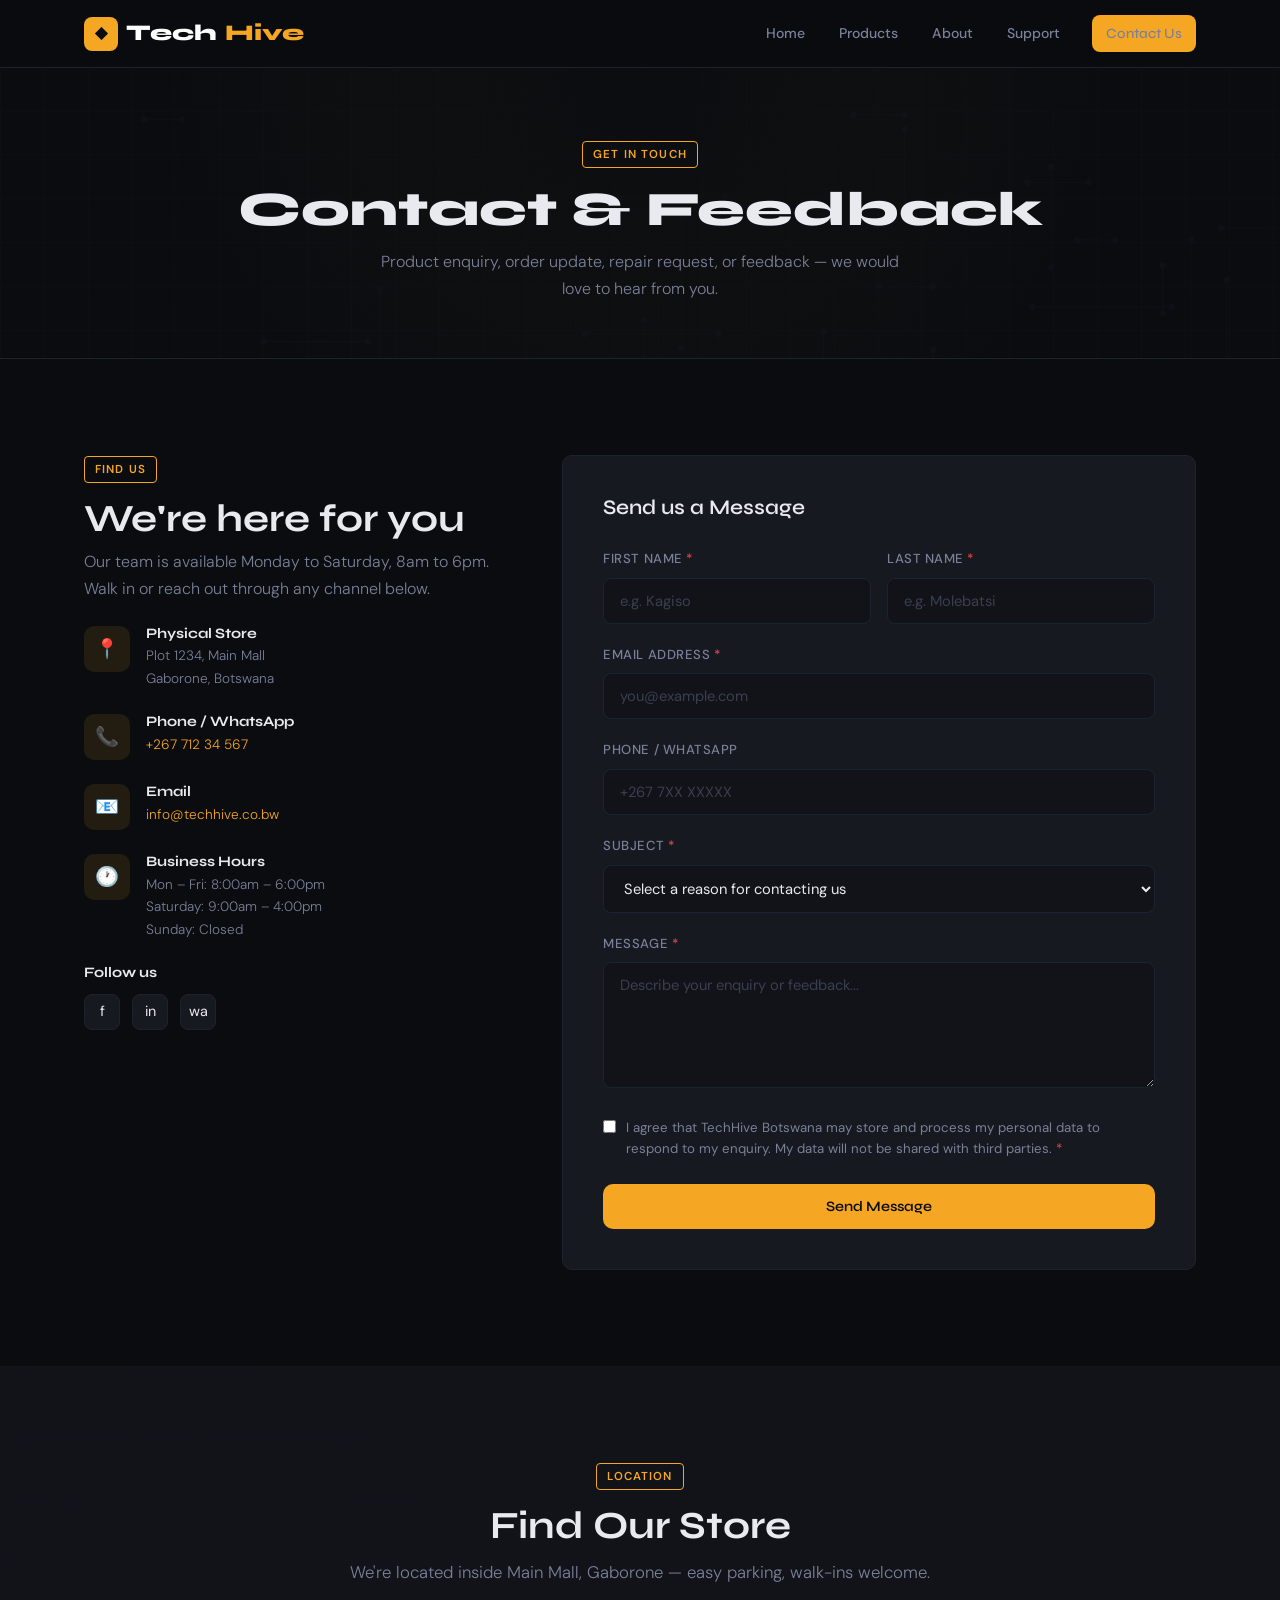
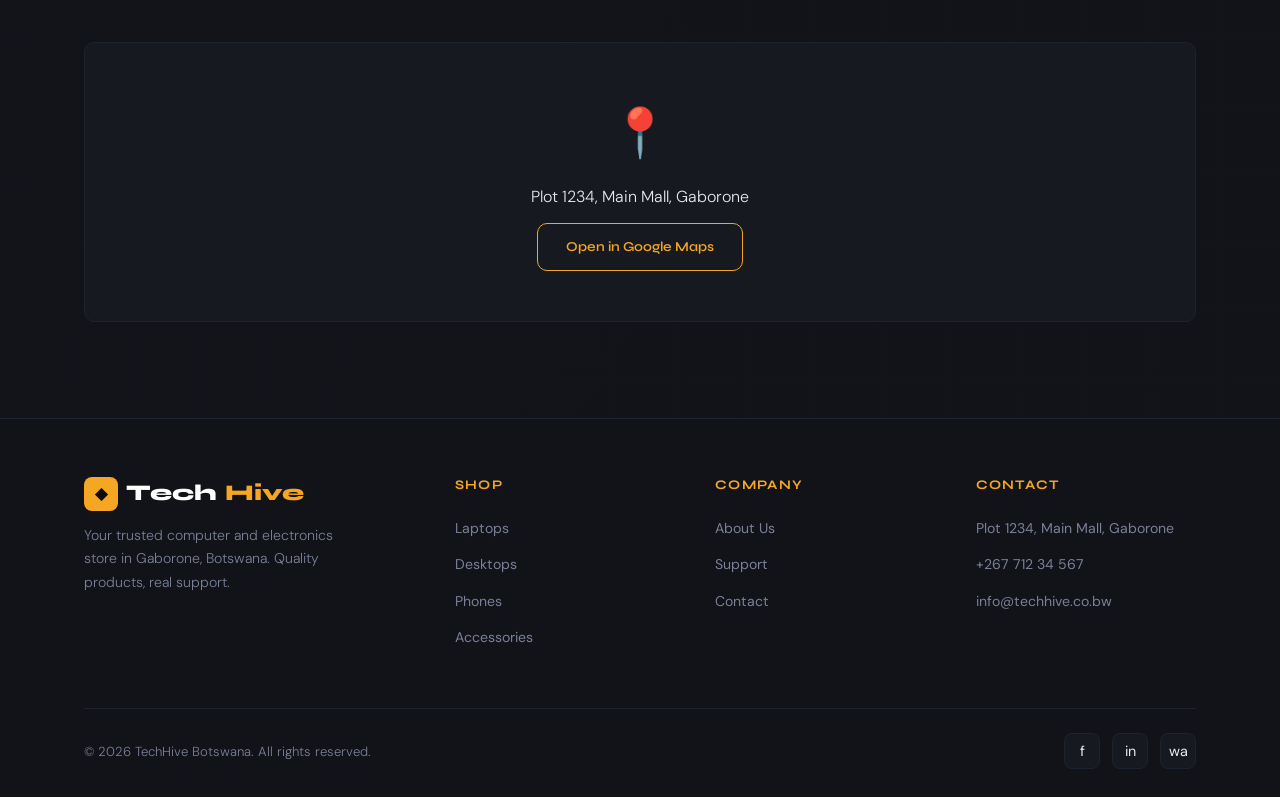
<file: contact.html>
<!DOCTYPE html>
<html lang="en">
<head>
  <meta charset="UTF-8" />
  <meta name="viewport" content="width=device-width, initial-scale=1.0" />
  <title>Contact & Feedback — TechHive Botswana</title>
  <meta name="description" content="Get in touch with TechHive Botswana — product enquiries, repairs, feedback." />
  
  <link rel="stylesheet" href="https://fonts.googleapis.com/css2?family=Syne:wght@400;600;700;800&family=DM+Sans:wght@300;400;500;600&display=swap" />
  <style>
/* ============================================================
   TechHive Botswana — styles.css
   Pure CSS — no JavaScript dependencies
   Fonts: Syne (display) + DM Sans (body)
   ============================================================ */

/* fonts loaded via <link> tag */

:root {
  --bg:        #0a0c10;
  --surface:   #111318;
  --card:      #16191f;
  --border:    #1e2330;
  --accent:    #f5a623;
  --text:      #e8eaf0;
  --muted:     #7a8099;
  --white:     #ffffff;
  --nav-h:     68px;
  --radius:    10px;
  --transition: 0.25s ease;
}

*, *::before, *::after { box-sizing: border-box; margin: 0; padding: 0; }
html { scroll-behavior: smooth; }
body { font-family: 'DM Sans', sans-serif; background: var(--bg); color: var(--text); font-size: 16px; line-height: 1.65; }
img { max-width: 100%; display: block; }
a { color: inherit; text-decoration: none; }
ul { list-style: none; }

h1, h2, h3, h4 { font-family: 'Syne', sans-serif; line-height: 1.15; }
h1 { font-size: clamp(2.2rem, 5vw, 3.8rem); font-weight: 800; }
h2 { font-size: clamp(1.6rem, 3vw, 2.4rem); font-weight: 700; }
h3 { font-size: 1.25rem; font-weight: 600; }
p  { color: var(--muted); font-weight: 300; }

.container { max-width: 1160px; margin: 0 auto; padding: 0 24px; }

.tag {
  display: inline-block; font-size: 0.72rem; font-weight: 600;
  letter-spacing: 0.1em; text-transform: uppercase;
  color: var(--accent); border: 1px solid var(--accent);
  border-radius: 4px; padding: 3px 10px; margin-bottom: 14px;
}

.btn {
  display: inline-flex; align-items: center; gap: 8px;
  padding: 12px 28px; border-radius: var(--radius);
  font-family: 'Syne', sans-serif; font-size: 0.9rem; font-weight: 600;
  cursor: pointer; transition: var(--transition); border: none;
}
.btn-primary { background: var(--accent); color: #0a0c10; }
.btn-primary:hover { background: #ffc14a; transform: translateY(-2px); }
.btn-outline { background: transparent; color: var(--accent); border: 1.5px solid var(--accent); }
.btn-outline:hover { background: var(--accent); color: #0a0c10; transform: translateY(-2px); }

.section-title { text-align: center; margin-bottom: 56px; }
.section-title p { margin-top: 10px; font-size: 1.05rem; }

/* ══ NAVBAR — CSS-only mobile via checkbox hack ══════════════════════ */
#nav-toggle { display: none; }

.navbar {
  position: fixed; top: 0; left: 0; right: 0;
  height: var(--nav-h);
  background: rgba(10,12,16,0.95);
  backdrop-filter: blur(14px);
  border-bottom: 1px solid var(--border);
  z-index: 1000;
}
.navbar .container {
  height: 100%; display: flex;
  align-items: center; justify-content: space-between;
}
.nav-logo {
  font-family: 'Syne', sans-serif; font-weight: 800;
  font-size: 1.4rem; color: var(--white);
  display: flex; align-items: center; gap: 8px; z-index: 1001;
}
.nav-logo span { color: var(--accent); }
.logo-icon {
  width: 34px; height: 34px; background: var(--accent);
  border-radius: 8px; display: flex; align-items: center;
  justify-content: center; color: #0a0c10; font-size: 1rem;
}
.nav-links { display: flex; align-items: center; gap: 6px; }
.nav-links a {
  font-size: 0.88rem; font-weight: 500; color: var(--muted);
  padding: 7px 14px; border-radius: 8px; transition: var(--transition);
}
.nav-links a:hover, .nav-links a.active { color: var(--white); background: var(--card); }
.nav-links a.active { color: var(--accent); }
.nav-cta { margin-left: 12px; }

.hamburger-label {
  display: none; flex-direction: column; gap: 5px;
  cursor: pointer; padding: 6px; z-index: 1001;
}
.hamburger-label span {
  display: block; width: 24px; height: 2px;
  background: var(--text); border-radius: 2px; transition: var(--transition);
}
#nav-toggle:checked ~ .navbar .hamburger-label span:nth-child(1) { transform: translateY(7px) rotate(45deg); }
#nav-toggle:checked ~ .navbar .hamburger-label span:nth-child(2) { opacity: 0; }
#nav-toggle:checked ~ .navbar .hamburger-label span:nth-child(3) { transform: translateY(-7px) rotate(-45deg); }
#nav-toggle:checked ~ .navbar .nav-links { display: flex; }

.page-body { padding-top: var(--nav-h); }

/* ══ HERO ══════════════════════════════════════════════════════════════ */
.hero {
  min-height: calc(100vh - var(--nav-h));
  display: flex; align-items: center;
  background:
    linear-gradient(to right, rgba(10,12,16,0.96) 38%, rgba(10,12,16,0.55) 100%),
    url('images/hero-bg.jpg') center / cover no-repeat;
}
.hero-content { max-width: 620px; }
.hero-content h1 { margin-bottom: 20px; }
.hero-content h1 em { font-style: normal; color: var(--accent); }
.hero-content p { font-size: 1.1rem; margin-bottom: 36px; max-width: 500px; }
.hero-actions { display: flex; gap: 14px; flex-wrap: wrap; }

.hero-badge {
  display: inline-flex; align-items: center; gap: 8px;
  background: var(--card); border: 1px solid var(--border);
  border-radius: 100px; padding: 6px 16px 6px 8px;
  font-size: 0.82rem; color: var(--muted); margin-bottom: 24px;
}
.hero-badge .dot {
  width: 8px; height: 8px; background: #22c55e;
  border-radius: 50%; animation: pulse 2s infinite;
}
@keyframes pulse {
  0%, 100% { opacity: 1; transform: scale(1); }
  50% { opacity: 0.5; transform: scale(1.4); }
}
.hero-stats {
  display: flex; gap: 40px;
  margin-top: 52px; padding-top: 36px;
  border-top: 1px solid var(--border);
}
.stat-item .num { font-family: 'Syne', sans-serif; font-size: 1.8rem; font-weight: 800; color: var(--accent); }
.stat-item .label { font-size: 0.82rem; color: var(--muted); margin-top: 2px; }

/* ══ SECTIONS ══════════════════════════════════════════════════════════ */
.section { padding: 96px 0; }
.section-alt {
  background:
    linear-gradient(rgba(17,19,24,0.94), rgba(17,19,24,0.94)),
    url('images/section-alt-bg.jpg') center / cover no-repeat;
}
.page-hero {
  padding: 72px 0 56px; text-align: center;
  background:
    linear-gradient(rgba(10,12,16,0.88), rgba(10,12,16,0.88)),
    url('images/page-hero-bg.jpg') center / cover no-repeat;
  border-bottom: 1px solid var(--border);
}
.page-hero h1 { font-size: clamp(1.8rem, 4vw, 3rem); }
.page-hero p { max-width: 540px; margin: 12px auto 0; font-size: 1rem; }

/* ══ PRODUCT CARDS ══════════════════════════════════════════════════════ */
.products-grid { display: grid; grid-template-columns: repeat(auto-fill, minmax(260px, 1fr)); gap: 24px; }
.product-card {
  background: var(--card); border: 1px solid var(--border);
  border-radius: var(--radius); overflow: hidden;
  transition: var(--transition); position: relative;
}
.product-card:hover { border-color: var(--accent); transform: translateY(-4px); box-shadow: 0 12px 40px rgba(245,166,35,0.12); }
.product-card .badge {
  position: absolute; top: 12px; left: 12px; z-index: 1;
  background: var(--accent); color: #0a0c10;
  font-size: 0.7rem; font-weight: 700; padding: 3px 10px;
  border-radius: 4px; text-transform: uppercase; letter-spacing: 0.06em;
}
.product-img { height: 200px; overflow: hidden; background: var(--surface); }
.product-img img { width: 100%; height: 100%; object-fit: cover; transition: transform 0.4s ease; }
.product-card:hover .product-img img { transform: scale(1.05); }
.product-info { padding: 20px; }
.product-info h3 { font-size: 1rem; color: var(--text); margin-bottom: 6px; }
.product-info .specs { font-size: 0.82rem; color: var(--muted); margin-bottom: 14px; line-height: 1.7; }
.price-row { display: flex; align-items: center; justify-content: space-between; }
.price { font-family: 'Syne', sans-serif; font-weight: 700; color: var(--accent); font-size: 1.15rem; }
.enquire-btn {
  font-size: 0.78rem; font-weight: 600; font-family: 'Syne', sans-serif;
  color: #0a0c10; background: var(--accent); border: none;
  border-radius: 8px; padding: 7px 14px; cursor: pointer;
  transition: var(--transition); text-decoration: none; display: inline-block;
}
.enquire-btn:hover { background: #ffc14a; }

.cat-filters { display: flex; flex-wrap: wrap; gap: 10px; margin-bottom: 40px; }
.cat-filters a {
  padding: 8px 20px; border-radius: 100px;
  border: 1.5px solid var(--border); color: var(--muted);
  font-size: 0.88rem; font-weight: 500; transition: var(--transition);
}
.cat-filters a:hover, .cat-filters a.active {
  border-color: var(--accent); color: var(--accent);
  background: rgba(245,166,35,0.08);
}

/* ══ ABOUT ══════════════════════════════════════════════════════════════ */
.about-grid { display: grid; grid-template-columns: 1fr 1fr; gap: 64px; align-items: center; }
.about-visual { background: var(--card); border: 1px solid var(--border); border-radius: var(--radius); overflow: hidden; }
.about-visual img { width: 100%; height: 260px; object-fit: cover; }
.about-stats { display: flex; gap: 32px; padding: 24px; border-top: 1px solid var(--border); justify-content: center; }
.about-stat .num { font-family: 'Syne', sans-serif; font-size: 1.8rem; font-weight: 800; color: var(--accent); text-align: center; }
.about-stat .lbl { font-size: 0.8rem; color: var(--muted); text-align: center; }

.values-grid, .why-grid { display: grid; grid-template-columns: repeat(auto-fill, minmax(240px, 1fr)); gap: 24px; }
.value-card, .why-card {
  background: var(--card); border: 1px solid var(--border);
  border-radius: var(--radius); padding: 28px; transition: var(--transition);
}
.value-card:hover, .why-card:hover { border-color: var(--accent); transform: translateY(-3px); }
.value-card .icon, .why-card .icon {
  width: 42px; height: 42px; background: rgba(245,166,35,0.12);
  border-radius: 10px; display: flex; align-items: center;
  justify-content: center; font-size: 1.1rem; margin-bottom: 14px;
}
.value-card h4, .why-card h4 { font-size: 0.95rem; margin-bottom: 6px; }

.team-grid { display: grid; grid-template-columns: repeat(auto-fill, minmax(180px, 1fr)); gap: 20px; }
.team-card {
  background: var(--card); border: 1px solid var(--border);
  border-radius: var(--radius); padding: 28px 20px;
  text-align: center; transition: var(--transition);
}
.team-card:hover { border-color: var(--accent); transform: translateY(-3px); }
.team-avatar {
  width: 64px; height: 64px; border-radius: 50%;
  background: var(--surface); display: flex; align-items: center;
  justify-content: center; font-size: 1.8rem;
  margin: 0 auto 14px; border: 2px solid var(--border);
}
.team-card h4 { font-size: 0.95rem; margin-bottom: 4px; }

/* ══ SUPPORT — details/summary FAQ (pure HTML, no JS) ═══════════════ */
.support-cards { display: grid; grid-template-columns: repeat(auto-fill, minmax(240px, 1fr)); gap: 20px; margin-bottom: 64px; }
.support-card {
  background: var(--card); border: 1px solid var(--border);
  border-radius: var(--radius); padding: 28px; transition: var(--transition);
}
.support-card:hover { border-color: var(--accent); transform: translateY(-3px); }
.support-card .icon { font-size: 2rem; margin-bottom: 14px; }
.support-card h3 { font-size: 1rem; margin-bottom: 8px; }

.faq-list { max-width: 760px; margin: 0 auto; display: flex; flex-direction: column; gap: 12px; }
details.faq-item {
  background: var(--card); border: 1px solid var(--border);
  border-radius: var(--radius); overflow: hidden;
}
details.faq-item[open] { border-color: var(--accent); }
details.faq-item summary {
  display: flex; align-items: center; justify-content: space-between;
  padding: 20px 24px; font-size: 0.95rem; font-weight: 500;
  color: var(--text); cursor: pointer; list-style: none;
  gap: 16px; transition: color var(--transition);
}
details.faq-item summary::-webkit-details-marker { display: none; }
details.faq-item summary:hover { color: var(--accent); }
details.faq-item summary::after { content: '+'; font-size: 1.3rem; color: var(--accent); flex-shrink: 0; transition: transform var(--transition); }
details.faq-item[open] summary::after { transform: rotate(45deg); }
.faq-answer { padding: 0 24px 20px; font-size: 0.9rem; color: var(--muted); line-height: 1.7; }

/* ══ CONTACT ════════════════════════════════════════════════════════════ */
.contact-grid { display: grid; grid-template-columns: 1fr 1.5fr; gap: 56px; align-items: start; }
.contact-info { display: flex; flex-direction: column; gap: 24px; }
.contact-detail { display: flex; gap: 16px; align-items: flex-start; }
.contact-detail .icon {
  width: 46px; height: 46px; min-width: 46px;
  background: rgba(245,166,35,0.1); border-radius: 10px;
  display: flex; align-items: center; justify-content: center; font-size: 1.2rem;
}
.contact-detail h4 { font-size: 0.9rem; margin-bottom: 3px; }
.contact-detail p { font-size: 0.85rem; }

.contact-form-box {
  background: var(--card); border: 1px solid var(--border);
  border-radius: var(--radius); padding: 40px;
}
.contact-form-box h3 { margin-bottom: 28px; font-size: 1.3rem; }
.form-group { margin-bottom: 20px; }
.form-row { display: grid; grid-template-columns: 1fr 1fr; gap: 16px; }
.form-group label {
  display: block; font-size: 0.82rem; font-weight: 500;
  color: var(--muted); margin-bottom: 8px;
  letter-spacing: 0.04em; text-transform: uppercase;
}
.form-group input,
.form-group select,
.form-group textarea {
  width: 100%; background: var(--surface);
  border: 1.5px solid var(--border); border-radius: 8px;
  padding: 12px 16px; color: var(--text);
  font-family: 'DM Sans', sans-serif; font-size: 0.92rem;
  transition: border-color var(--transition); outline: none;
}
.form-group input:focus,
.form-group select:focus,
.form-group textarea:focus { border-color: var(--accent); box-shadow: 0 0 0 3px rgba(245,166,35,0.1); }
.form-group input:invalid:not(:placeholder-shown) { border-color: #ef4444; }
.form-group select option { background: var(--surface); }
.form-group textarea { resize: vertical; min-height: 120px; }
.form-group input::placeholder, .form-group textarea::placeholder { color: #3a3f50; }
.consent-row { display: flex; align-items: flex-start; gap: 10px; margin-bottom: 24px; }
.consent-row input[type="checkbox"] { width: auto; margin-top: 3px; accent-color: var(--accent); }
.consent-row label { text-transform: none; letter-spacing: 0; font-size: 0.83rem; color: var(--muted); font-weight: 400; }
.map-placeholder {
  background: var(--card); border: 1px solid var(--border);
  border-radius: var(--radius); height: 280px;
  display: flex; flex-direction: column;
  align-items: center; justify-content: center; gap: 12px;
}

/* ══ FOOTER ═════════════════════════════════════════════════════════════ */
.footer { background: var(--surface); border-top: 1px solid var(--border); padding: 56px 0 28px; }
.footer-grid { display: grid; grid-template-columns: 1.5fr 1fr 1fr 1fr; gap: 40px; margin-bottom: 48px; }
.footer-brand p { font-size: 0.88rem; margin-top: 12px; max-width: 260px; }
.footer-col h5 {
  font-family: 'Syne', sans-serif; font-size: 0.82rem; font-weight: 700;
  letter-spacing: 0.1em; text-transform: uppercase;
  color: var(--accent); margin-bottom: 18px;
}
.footer-col ul li { margin-bottom: 10px; }
.footer-col ul li a { font-size: 0.88rem; color: var(--muted); transition: color var(--transition); }
.footer-col ul li a:hover { color: var(--text); }
.footer-bottom {
  border-top: 1px solid var(--border); padding-top: 24px;
  display: flex; justify-content: space-between;
  align-items: center; flex-wrap: wrap; gap: 12px;
}
.footer-bottom p { font-size: 0.82rem; color: var(--muted); }
.social-links { display: flex; gap: 12px; }
.social-links a {
  width: 36px; height: 36px; background: var(--card);
  border: 1px solid var(--border); border-radius: 8px;
  display: flex; align-items: center; justify-content: center;
  font-size: 0.9rem; transition: var(--transition);
}
.social-links a:hover { border-color: var(--accent); color: var(--accent); }

/* ══ RESPONSIVE ═════════════════════════════════════════════════════════ */
@media (max-width: 900px) {
  .about-grid, .contact-grid { grid-template-columns: 1fr; gap: 40px; }
  .footer-grid { grid-template-columns: 1fr 1fr; }
  .hero-stats { gap: 24px; }
}
@media (max-width: 680px) {
  .nav-links {
    display: none; flex-direction: column;
    position: fixed; top: var(--nav-h); left: 0; right: 0;
    background: var(--surface); border-bottom: 1px solid var(--border);
    padding: 20px 24px; gap: 4px; z-index: 999;
  }
  .hamburger-label { display: flex; }
  .footer-grid { grid-template-columns: 1fr; }
  .form-row { grid-template-columns: 1fr; }
  .hero-stats { flex-wrap: wrap; gap: 20px; }
  .hero-actions { flex-direction: column; }
  .products-grid { grid-template-columns: 1fr 1fr; }
}
@media (max-width: 480px) {
  .products-grid { grid-template-columns: 1fr; }
}

</style>
</head>
<body class="page-body">
  <!-- checkbox for CSS-only mobile nav -->
  <input type="checkbox" id="nav-toggle" />
  <nav class="navbar">
    <div class="container">
      <a href="index.html" class="nav-logo">
        <div class="logo-icon">&#9670;</div>
        Tech<span>Hive</span>
      </a>
      <ul class="nav-links">
        <li><a href="index.html">Home</a></li>
        <li><a href="products.html">Products</a></li>
        <li><a href="about.html">About</a></li>
        <li><a href="support.html">Support</a></li>
        <li class="nav-cta"><a href="contact.html" class="btn btn-primary">Contact Us</a></li>
      </ul>
      <label class="hamburger-label" for="nav-toggle">
        <span></span><span></span><span></span>
      </label>
    </div>
  </nav>

  <div class="page-hero"><div class="container">
    <div class="tag">Get in touch</div>
    <h1>Contact &amp; Feedback</h1>
    <p>Product enquiry, order update, repair request, or feedback &mdash; we would love to hear from you.</p>
  </div></div>

  <section class="section"><div class="container">
    <div class="contact-grid">

      <div class="contact-info">
        <div>
          <div class="tag">Find us</div>
          <h2 style="margin-bottom:8px;">We&#39;re here for you</h2>
          <p>Our team is available Monday to Saturday, 8am to 6pm. Walk in or reach out through any channel below.</p>
        </div>
        <div class="contact-detail">
          <div class="icon">&#128205;</div>
          <div><h4>Physical Store</h4><p>Plot 1234, Main Mall<br>Gaborone, Botswana</p></div>
        </div>
        <div class="contact-detail">
          <div class="icon">&#128222;</div>
          <div><h4>Phone / WhatsApp</h4><p><a href="tel:+26771234567" style="color:var(--accent);">+267 712 34 567</a></p></div>
        </div>
        <div class="contact-detail">
          <div class="icon">&#128231;</div>
          <div><h4>Email</h4><p><a href="mailto:info@techhive.co.bw" style="color:var(--accent);">info@techhive.co.bw</a></p></div>
        </div>
        <div class="contact-detail">
          <div class="icon">&#128336;</div>
          <div><h4>Business Hours</h4><p>Mon &ndash; Fri: 8:00am &ndash; 6:00pm<br>Saturday: 9:00am &ndash; 4:00pm<br>Sunday: Closed</p></div>
        </div>
        <div>
          <h4 style="font-size:0.9rem;margin-bottom:12px;">Follow us</h4>
          <div class="social-links">
            <a href="#" title="Facebook">f</a>
            <a href="#" title="Instagram">in</a>
            <a href="#" title="WhatsApp">wa</a>
          </div>
        </div>
      </div>

      <div class="contact-form-box">
        <h3>Send us a Message</h3>
        <form action="#" method="post">
          <div class="form-row">
            <div class="form-group">
              <label for="firstName">First Name <span style="color:#ef4444;">*</span></label>
              <input type="text" id="firstName" name="firstName" placeholder="e.g. Kagiso" required minlength="2" autocomplete="given-name" />
            </div>
            <div class="form-group">
              <label for="lastName">Last Name <span style="color:#ef4444;">*</span></label>
              <input type="text" id="lastName" name="lastName" placeholder="e.g. Molebatsi" required minlength="2" autocomplete="family-name" />
            </div>
          </div>
          <div class="form-group">
            <label for="email">Email Address <span style="color:#ef4444;">*</span></label>
            <input type="email" id="email" name="email" placeholder="you@example.com" required autocomplete="email" />
          </div>
          <div class="form-group">
            <label for="phone">Phone / WhatsApp</label>
            <input type="tel" id="phone" name="phone" placeholder="+267 7XX XXXXX" pattern="[+]?[0-9 \-]{7,15}" autocomplete="tel" />
          </div>
          <div class="form-group">
            <label for="subject">Subject <span style="color:#ef4444;">*</span></label>
            <select id="subject" name="subject" required>
              <option value="" disabled selected>Select a reason for contacting us</option>
              <option value="product-enquiry">Product Enquiry</option>
              <option value="order-status">Order Status / Delivery</option>
              <option value="repair">Repair Request</option>
              <option value="warranty">Warranty Claim</option>
              <option value="quote">Request a Quote</option>
              <option value="feedback">Feedback / Complaint</option>
              <option value="other">Other</option>
            </select>
          </div>
          <div class="form-group">
            <label for="message">Message <span style="color:#ef4444;">*</span></label>
            <textarea id="message" name="message" placeholder="Describe your enquiry or feedback..." required minlength="10" rows="5"></textarea>
          </div>
          <div class="consent-row">
            <input type="checkbox" id="consent" name="consent" required />
            <label for="consent">I agree that TechHive Botswana may store and process my personal data to respond to my enquiry. My data will not be shared with third parties. <span style="color:#ef4444;">*</span></label>
          </div>
          <button type="submit" class="btn btn-primary" style="width:100%;justify-content:center;padding:14px;">Send Message</button>
        </form>
      </div>

    </div>
  </div></section>

  <section class="section section-alt"><div class="container">
    <div class="section-title">
      <div class="tag">Location</div>
      <h2>Find Our Store</h2>
      <p>We&#39;re located inside Main Mall, Gaborone &mdash; easy parking, walk-ins welcome.</p>
    </div>
    <div class="map-placeholder">
      <span style="font-size:3rem;">&#128205;</span>
      <p style="font-size:1rem;color:var(--text);">Plot 1234, Main Mall, Gaborone</p>
      <a href="https://maps.google.com?q=Main+Mall+Gaborone" target="_blank" rel="noopener" class="btn btn-outline" style="font-size:0.85rem;">Open in Google Maps</a>
    </div>
  </div></section>

  <footer class="footer">
    <div class="container">
      <div class="footer-grid">
        <div class="footer-brand">
          <div class="nav-logo" style="margin-bottom:12px;">
            <div class="logo-icon">&#9670;</div>
            Tech<span>Hive</span>
          </div>
          <p>Your trusted computer and electronics store in Gaborone, Botswana. Quality products, real support.</p>
        </div>
        <div class="footer-col">
          <h5>Shop</h5>
          <ul>
            <li><a href="products.html">Laptops</a></li>
            <li><a href="products.html">Desktops</a></li>
            <li><a href="products.html">Phones</a></li>
            <li><a href="products.html">Accessories</a></li>
          </ul>
        </div>
        <div class="footer-col">
          <h5>Company</h5>
          <ul>
            <li><a href="about.html">About Us</a></li>
            <li><a href="support.html">Support</a></li>
            <li><a href="contact.html">Contact</a></li>
          </ul>
        </div>
        <div class="footer-col">
          <h5>Contact</h5>
          <ul>
            <li><a href="contact.html">Plot 1234, Main Mall, Gaborone</a></li>
            <li><a href="tel:+26771234567">+267 712 34 567</a></li>
            <li><a href="mailto:info@techhive.co.bw">info@techhive.co.bw</a></li>
          </ul>
        </div>
      </div>
      <div class="footer-bottom">
        <p>&copy; 2026 TechHive Botswana. All rights reserved.</p>
        <div class="social-links">
          <a href="#" title="Facebook">f</a>
          <a href="#" title="Instagram">in</a>
          <a href="#" title="WhatsApp">wa</a>
        </div>
      </div>
    </div>
  </footer>
</body>
</html>
</file>
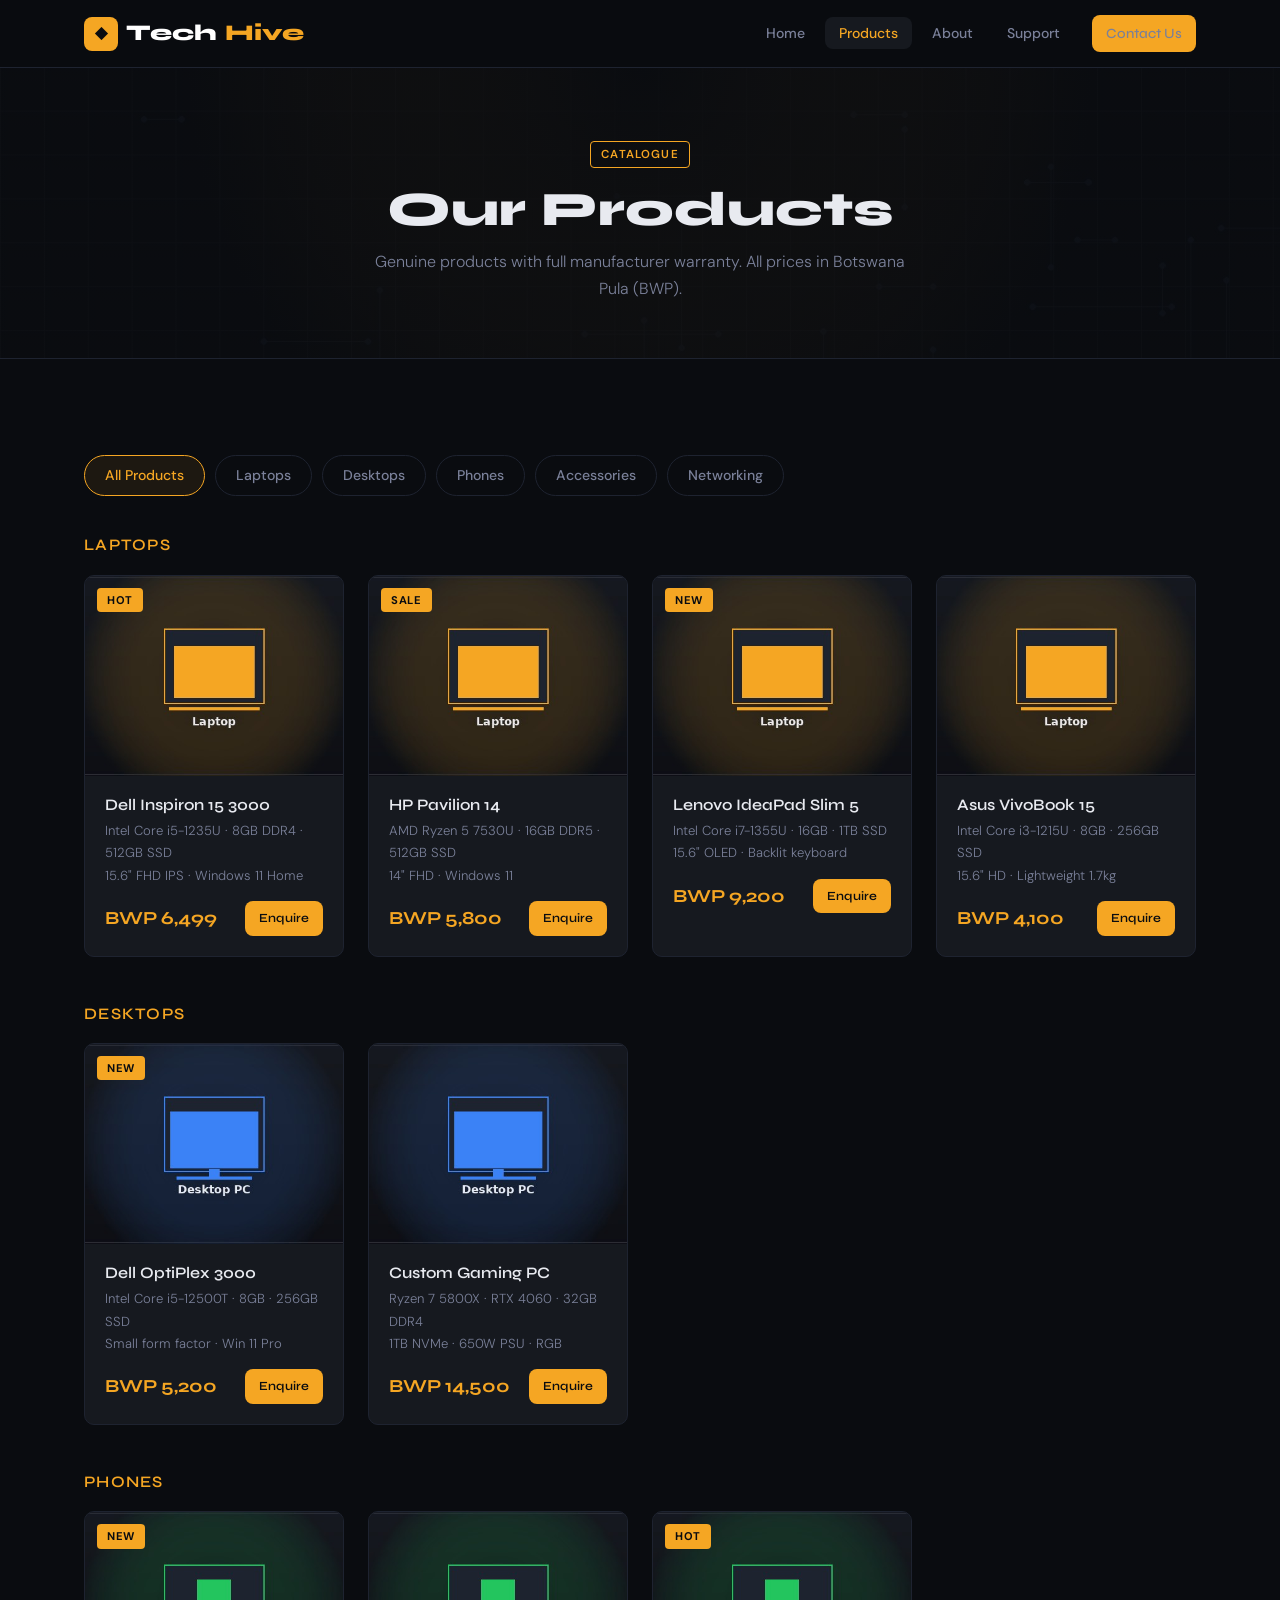
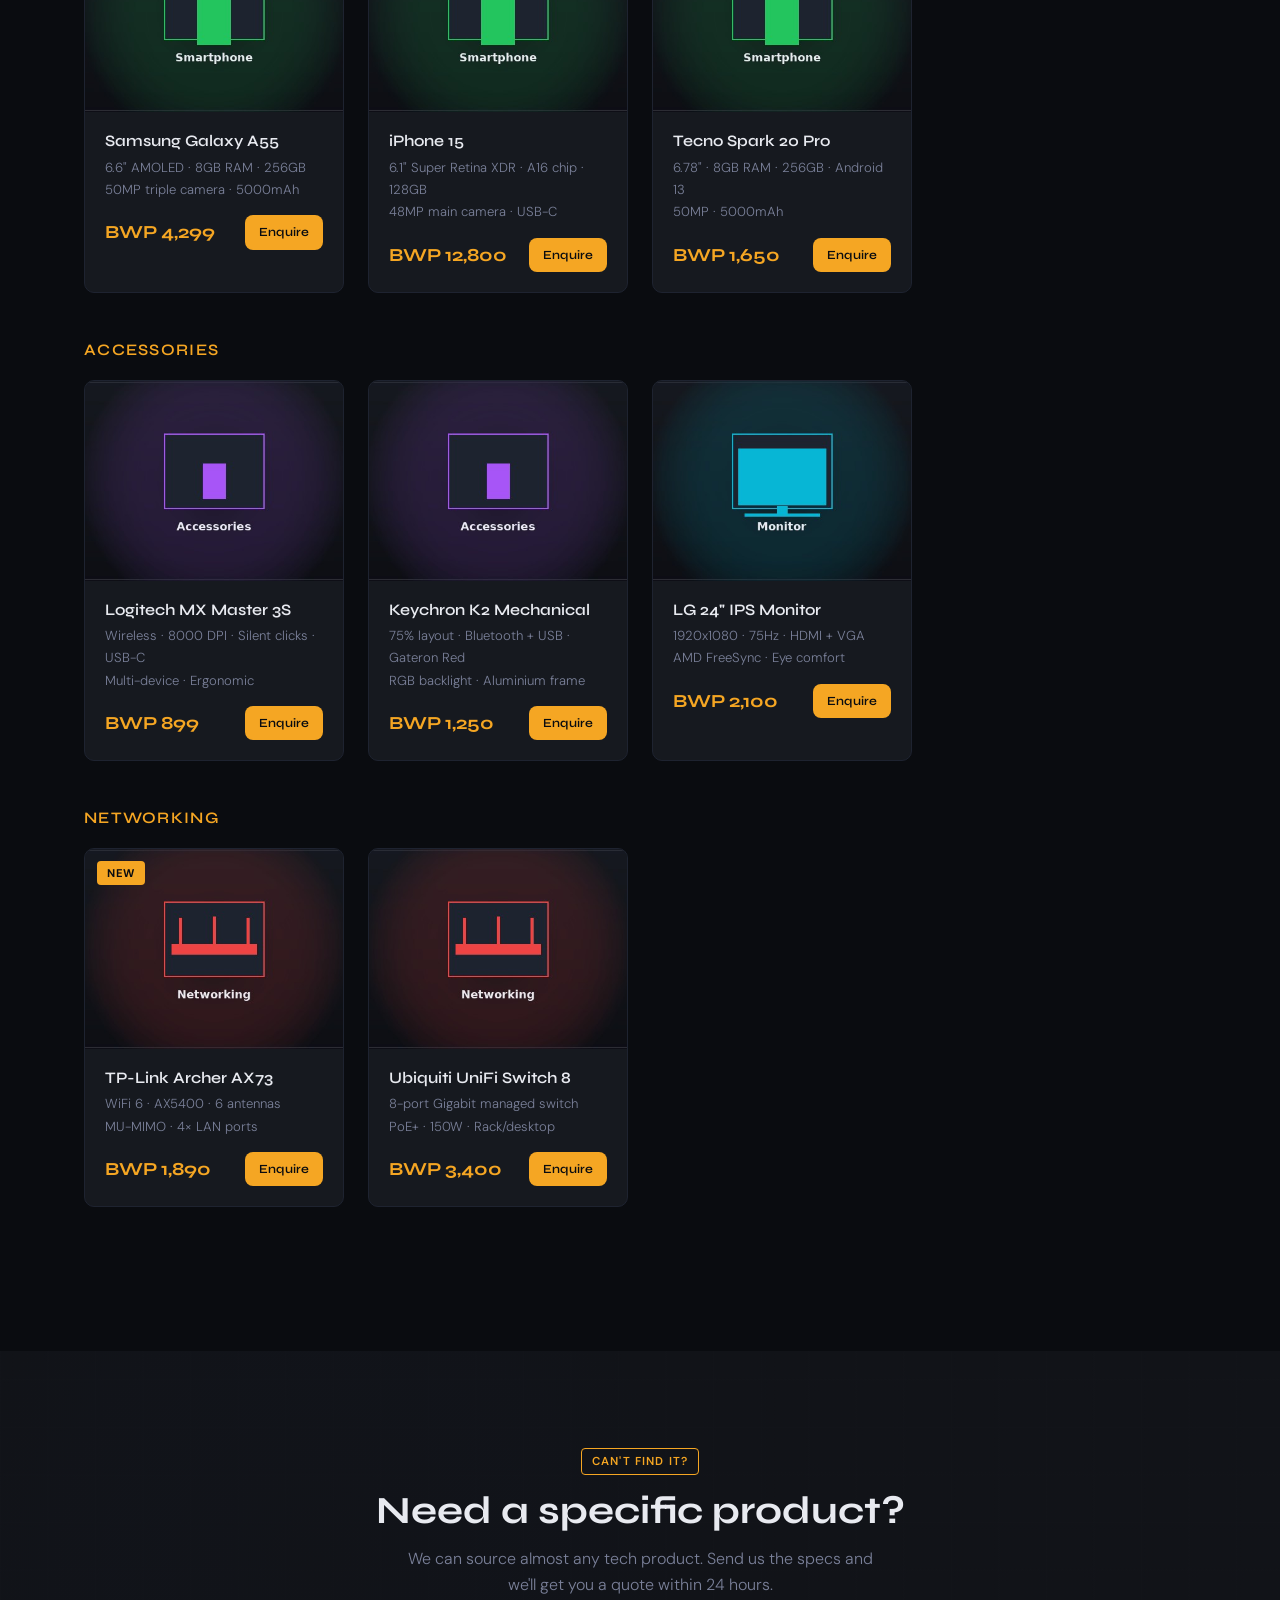
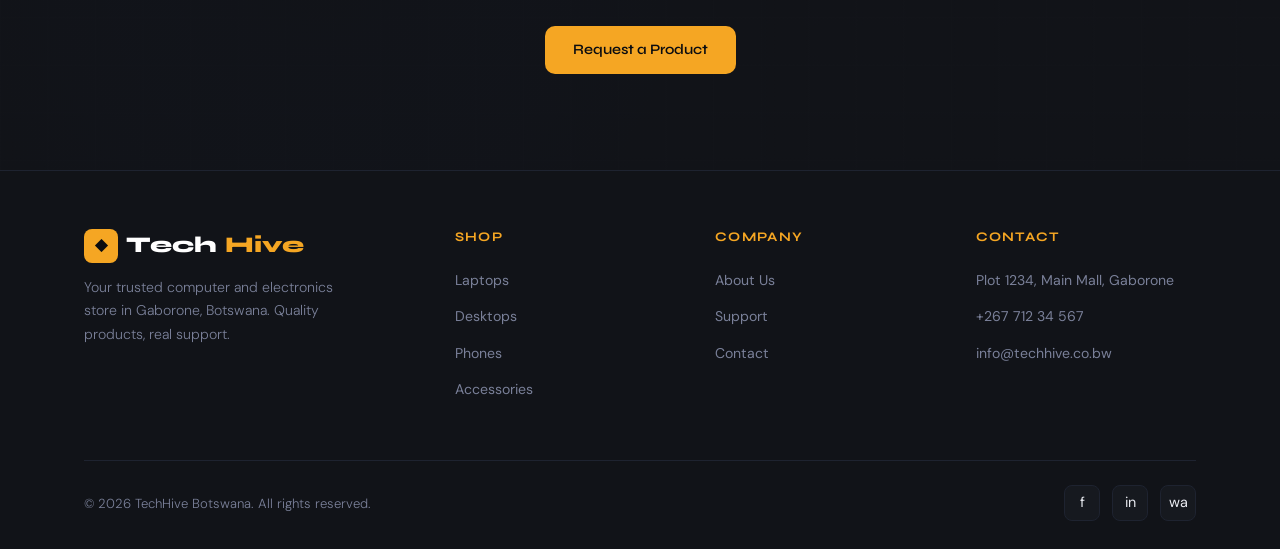
<file: products.html>
<!DOCTYPE html>
<html lang="en">
<head>
  <meta charset="UTF-8" />
  <meta name="viewport" content="width=device-width, initial-scale=1.0" />
  <title>Products — TechHive Botswana</title>
  <meta name="description" content="Browse TechHive Botswana laptops, desktops, phones and accessories." />
  
  <link rel="stylesheet" href="https://fonts.googleapis.com/css2?family=Syne:wght@400;600;700;800&family=DM+Sans:wght@300;400;500;600&display=swap" />
  <style>
/* ============================================================
   TechHive Botswana — styles.css
   Pure CSS — no JavaScript dependencies
   Fonts: Syne (display) + DM Sans (body)
   ============================================================ */

/* fonts loaded via <link> tag */

:root {
  --bg:        #0a0c10;
  --surface:   #111318;
  --card:      #16191f;
  --border:    #1e2330;
  --accent:    #f5a623;
  --text:      #e8eaf0;
  --muted:     #7a8099;
  --white:     #ffffff;
  --nav-h:     68px;
  --radius:    10px;
  --transition: 0.25s ease;
}

*, *::before, *::after { box-sizing: border-box; margin: 0; padding: 0; }
html { scroll-behavior: smooth; }
body { font-family: 'DM Sans', sans-serif; background: var(--bg); color: var(--text); font-size: 16px; line-height: 1.65; }
img { max-width: 100%; display: block; }
a { color: inherit; text-decoration: none; }
ul { list-style: none; }

h1, h2, h3, h4 { font-family: 'Syne', sans-serif; line-height: 1.15; }
h1 { font-size: clamp(2.2rem, 5vw, 3.8rem); font-weight: 800; }
h2 { font-size: clamp(1.6rem, 3vw, 2.4rem); font-weight: 700; }
h3 { font-size: 1.25rem; font-weight: 600; }
p  { color: var(--muted); font-weight: 300; }

.container { max-width: 1160px; margin: 0 auto; padding: 0 24px; }

.tag {
  display: inline-block; font-size: 0.72rem; font-weight: 600;
  letter-spacing: 0.1em; text-transform: uppercase;
  color: var(--accent); border: 1px solid var(--accent);
  border-radius: 4px; padding: 3px 10px; margin-bottom: 14px;
}

.btn {
  display: inline-flex; align-items: center; gap: 8px;
  padding: 12px 28px; border-radius: var(--radius);
  font-family: 'Syne', sans-serif; font-size: 0.9rem; font-weight: 600;
  cursor: pointer; transition: var(--transition); border: none;
}
.btn-primary { background: var(--accent); color: #0a0c10; }
.btn-primary:hover { background: #ffc14a; transform: translateY(-2px); }
.btn-outline { background: transparent; color: var(--accent); border: 1.5px solid var(--accent); }
.btn-outline:hover { background: var(--accent); color: #0a0c10; transform: translateY(-2px); }

.section-title { text-align: center; margin-bottom: 56px; }
.section-title p { margin-top: 10px; font-size: 1.05rem; }

/* ══ NAVBAR — CSS-only mobile via checkbox hack ══════════════════════ */
#nav-toggle { display: none; }

.navbar {
  position: fixed; top: 0; left: 0; right: 0;
  height: var(--nav-h);
  background: rgba(10,12,16,0.95);
  backdrop-filter: blur(14px);
  border-bottom: 1px solid var(--border);
  z-index: 1000;
}
.navbar .container {
  height: 100%; display: flex;
  align-items: center; justify-content: space-between;
}
.nav-logo {
  font-family: 'Syne', sans-serif; font-weight: 800;
  font-size: 1.4rem; color: var(--white);
  display: flex; align-items: center; gap: 8px; z-index: 1001;
}
.nav-logo span { color: var(--accent); }
.logo-icon {
  width: 34px; height: 34px; background: var(--accent);
  border-radius: 8px; display: flex; align-items: center;
  justify-content: center; color: #0a0c10; font-size: 1rem;
}
.nav-links { display: flex; align-items: center; gap: 6px; }
.nav-links a {
  font-size: 0.88rem; font-weight: 500; color: var(--muted);
  padding: 7px 14px; border-radius: 8px; transition: var(--transition);
}
.nav-links a:hover, .nav-links a.active { color: var(--white); background: var(--card); }
.nav-links a.active { color: var(--accent); }
.nav-cta { margin-left: 12px; }

.hamburger-label {
  display: none; flex-direction: column; gap: 5px;
  cursor: pointer; padding: 6px; z-index: 1001;
}
.hamburger-label span {
  display: block; width: 24px; height: 2px;
  background: var(--text); border-radius: 2px; transition: var(--transition);
}
#nav-toggle:checked ~ .navbar .hamburger-label span:nth-child(1) { transform: translateY(7px) rotate(45deg); }
#nav-toggle:checked ~ .navbar .hamburger-label span:nth-child(2) { opacity: 0; }
#nav-toggle:checked ~ .navbar .hamburger-label span:nth-child(3) { transform: translateY(-7px) rotate(-45deg); }
#nav-toggle:checked ~ .navbar .nav-links { display: flex; }

.page-body { padding-top: var(--nav-h); }

/* ══ HERO ══════════════════════════════════════════════════════════════ */
.hero {
  min-height: calc(100vh - var(--nav-h));
  display: flex; align-items: center;
  background:
    linear-gradient(to right, rgba(10,12,16,0.96) 38%, rgba(10,12,16,0.55) 100%),
    url('images/hero-bg.jpg') center / cover no-repeat;
}
.hero-content { max-width: 620px; }
.hero-content h1 { margin-bottom: 20px; }
.hero-content h1 em { font-style: normal; color: var(--accent); }
.hero-content p { font-size: 1.1rem; margin-bottom: 36px; max-width: 500px; }
.hero-actions { display: flex; gap: 14px; flex-wrap: wrap; }

.hero-badge {
  display: inline-flex; align-items: center; gap: 8px;
  background: var(--card); border: 1px solid var(--border);
  border-radius: 100px; padding: 6px 16px 6px 8px;
  font-size: 0.82rem; color: var(--muted); margin-bottom: 24px;
}
.hero-badge .dot {
  width: 8px; height: 8px; background: #22c55e;
  border-radius: 50%; animation: pulse 2s infinite;
}
@keyframes pulse {
  0%, 100% { opacity: 1; transform: scale(1); }
  50% { opacity: 0.5; transform: scale(1.4); }
}
.hero-stats {
  display: flex; gap: 40px;
  margin-top: 52px; padding-top: 36px;
  border-top: 1px solid var(--border);
}
.stat-item .num { font-family: 'Syne', sans-serif; font-size: 1.8rem; font-weight: 800; color: var(--accent); }
.stat-item .label { font-size: 0.82rem; color: var(--muted); margin-top: 2px; }

/* ══ SECTIONS ══════════════════════════════════════════════════════════ */
.section { padding: 96px 0; }
.section-alt {
  background:
    linear-gradient(rgba(17,19,24,0.94), rgba(17,19,24,0.94)),
    url('images/section-alt-bg.jpg') center / cover no-repeat;
}
.page-hero {
  padding: 72px 0 56px; text-align: center;
  background:
    linear-gradient(rgba(10,12,16,0.88), rgba(10,12,16,0.88)),
    url('images/page-hero-bg.jpg') center / cover no-repeat;
  border-bottom: 1px solid var(--border);
}
.page-hero h1 { font-size: clamp(1.8rem, 4vw, 3rem); }
.page-hero p { max-width: 540px; margin: 12px auto 0; font-size: 1rem; }

/* ══ PRODUCT CARDS ══════════════════════════════════════════════════════ */
.products-grid { display: grid; grid-template-columns: repeat(auto-fill, minmax(260px, 1fr)); gap: 24px; }
.product-card {
  background: var(--card); border: 1px solid var(--border);
  border-radius: var(--radius); overflow: hidden;
  transition: var(--transition); position: relative;
}
.product-card:hover { border-color: var(--accent); transform: translateY(-4px); box-shadow: 0 12px 40px rgba(245,166,35,0.12); }
.product-card .badge {
  position: absolute; top: 12px; left: 12px; z-index: 1;
  background: var(--accent); color: #0a0c10;
  font-size: 0.7rem; font-weight: 700; padding: 3px 10px;
  border-radius: 4px; text-transform: uppercase; letter-spacing: 0.06em;
}
.product-img { height: 200px; overflow: hidden; background: var(--surface); }
.product-img img { width: 100%; height: 100%; object-fit: cover; transition: transform 0.4s ease; }
.product-card:hover .product-img img { transform: scale(1.05); }
.product-info { padding: 20px; }
.product-info h3 { font-size: 1rem; color: var(--text); margin-bottom: 6px; }
.product-info .specs { font-size: 0.82rem; color: var(--muted); margin-bottom: 14px; line-height: 1.7; }
.price-row { display: flex; align-items: center; justify-content: space-between; }
.price { font-family: 'Syne', sans-serif; font-weight: 700; color: var(--accent); font-size: 1.15rem; }
.enquire-btn {
  font-size: 0.78rem; font-weight: 600; font-family: 'Syne', sans-serif;
  color: #0a0c10; background: var(--accent); border: none;
  border-radius: 8px; padding: 7px 14px; cursor: pointer;
  transition: var(--transition); text-decoration: none; display: inline-block;
}
.enquire-btn:hover { background: #ffc14a; }

.cat-filters { display: flex; flex-wrap: wrap; gap: 10px; margin-bottom: 40px; }
.cat-filters a {
  padding: 8px 20px; border-radius: 100px;
  border: 1.5px solid var(--border); color: var(--muted);
  font-size: 0.88rem; font-weight: 500; transition: var(--transition);
}
.cat-filters a:hover, .cat-filters a.active {
  border-color: var(--accent); color: var(--accent);
  background: rgba(245,166,35,0.08);
}

/* ══ ABOUT ══════════════════════════════════════════════════════════════ */
.about-grid { display: grid; grid-template-columns: 1fr 1fr; gap: 64px; align-items: center; }
.about-visual { background: var(--card); border: 1px solid var(--border); border-radius: var(--radius); overflow: hidden; }
.about-visual img { width: 100%; height: 260px; object-fit: cover; }
.about-stats { display: flex; gap: 32px; padding: 24px; border-top: 1px solid var(--border); justify-content: center; }
.about-stat .num { font-family: 'Syne', sans-serif; font-size: 1.8rem; font-weight: 800; color: var(--accent); text-align: center; }
.about-stat .lbl { font-size: 0.8rem; color: var(--muted); text-align: center; }

.values-grid, .why-grid { display: grid; grid-template-columns: repeat(auto-fill, minmax(240px, 1fr)); gap: 24px; }
.value-card, .why-card {
  background: var(--card); border: 1px solid var(--border);
  border-radius: var(--radius); padding: 28px; transition: var(--transition);
}
.value-card:hover, .why-card:hover { border-color: var(--accent); transform: translateY(-3px); }
.value-card .icon, .why-card .icon {
  width: 42px; height: 42px; background: rgba(245,166,35,0.12);
  border-radius: 10px; display: flex; align-items: center;
  justify-content: center; font-size: 1.1rem; margin-bottom: 14px;
}
.value-card h4, .why-card h4 { font-size: 0.95rem; margin-bottom: 6px; }

.team-grid { display: grid; grid-template-columns: repeat(auto-fill, minmax(180px, 1fr)); gap: 20px; }
.team-card {
  background: var(--card); border: 1px solid var(--border);
  border-radius: var(--radius); padding: 28px 20px;
  text-align: center; transition: var(--transition);
}
.team-card:hover { border-color: var(--accent); transform: translateY(-3px); }
.team-avatar {
  width: 64px; height: 64px; border-radius: 50%;
  background: var(--surface); display: flex; align-items: center;
  justify-content: center; font-size: 1.8rem;
  margin: 0 auto 14px; border: 2px solid var(--border);
}
.team-card h4 { font-size: 0.95rem; margin-bottom: 4px; }

/* ══ SUPPORT — details/summary FAQ (pure HTML, no JS) ═══════════════ */
.support-cards { display: grid; grid-template-columns: repeat(auto-fill, minmax(240px, 1fr)); gap: 20px; margin-bottom: 64px; }
.support-card {
  background: var(--card); border: 1px solid var(--border);
  border-radius: var(--radius); padding: 28px; transition: var(--transition);
}
.support-card:hover { border-color: var(--accent); transform: translateY(-3px); }
.support-card .icon { font-size: 2rem; margin-bottom: 14px; }
.support-card h3 { font-size: 1rem; margin-bottom: 8px; }

.faq-list { max-width: 760px; margin: 0 auto; display: flex; flex-direction: column; gap: 12px; }
details.faq-item {
  background: var(--card); border: 1px solid var(--border);
  border-radius: var(--radius); overflow: hidden;
}
details.faq-item[open] { border-color: var(--accent); }
details.faq-item summary {
  display: flex; align-items: center; justify-content: space-between;
  padding: 20px 24px; font-size: 0.95rem; font-weight: 500;
  color: var(--text); cursor: pointer; list-style: none;
  gap: 16px; transition: color var(--transition);
}
details.faq-item summary::-webkit-details-marker { display: none; }
details.faq-item summary:hover { color: var(--accent); }
details.faq-item summary::after { content: '+'; font-size: 1.3rem; color: var(--accent); flex-shrink: 0; transition: transform var(--transition); }
details.faq-item[open] summary::after { transform: rotate(45deg); }
.faq-answer { padding: 0 24px 20px; font-size: 0.9rem; color: var(--muted); line-height: 1.7; }

/* ══ CONTACT ════════════════════════════════════════════════════════════ */
.contact-grid { display: grid; grid-template-columns: 1fr 1.5fr; gap: 56px; align-items: start; }
.contact-info { display: flex; flex-direction: column; gap: 24px; }
.contact-detail { display: flex; gap: 16px; align-items: flex-start; }
.contact-detail .icon {
  width: 46px; height: 46px; min-width: 46px;
  background: rgba(245,166,35,0.1); border-radius: 10px;
  display: flex; align-items: center; justify-content: center; font-size: 1.2rem;
}
.contact-detail h4 { font-size: 0.9rem; margin-bottom: 3px; }
.contact-detail p { font-size: 0.85rem; }

.contact-form-box {
  background: var(--card); border: 1px solid var(--border);
  border-radius: var(--radius); padding: 40px;
}
.contact-form-box h3 { margin-bottom: 28px; font-size: 1.3rem; }
.form-group { margin-bottom: 20px; }
.form-row { display: grid; grid-template-columns: 1fr 1fr; gap: 16px; }
.form-group label {
  display: block; font-size: 0.82rem; font-weight: 500;
  color: var(--muted); margin-bottom: 8px;
  letter-spacing: 0.04em; text-transform: uppercase;
}
.form-group input,
.form-group select,
.form-group textarea {
  width: 100%; background: var(--surface);
  border: 1.5px solid var(--border); border-radius: 8px;
  padding: 12px 16px; color: var(--text);
  font-family: 'DM Sans', sans-serif; font-size: 0.92rem;
  transition: border-color var(--transition); outline: none;
}
.form-group input:focus,
.form-group select:focus,
.form-group textarea:focus { border-color: var(--accent); box-shadow: 0 0 0 3px rgba(245,166,35,0.1); }
.form-group input:invalid:not(:placeholder-shown) { border-color: #ef4444; }
.form-group select option { background: var(--surface); }
.form-group textarea { resize: vertical; min-height: 120px; }
.form-group input::placeholder, .form-group textarea::placeholder { color: #3a3f50; }
.consent-row { display: flex; align-items: flex-start; gap: 10px; margin-bottom: 24px; }
.consent-row input[type="checkbox"] { width: auto; margin-top: 3px; accent-color: var(--accent); }
.consent-row label { text-transform: none; letter-spacing: 0; font-size: 0.83rem; color: var(--muted); font-weight: 400; }
.map-placeholder {
  background: var(--card); border: 1px solid var(--border);
  border-radius: var(--radius); height: 280px;
  display: flex; flex-direction: column;
  align-items: center; justify-content: center; gap: 12px;
}

/* ══ FOOTER ═════════════════════════════════════════════════════════════ */
.footer { background: var(--surface); border-top: 1px solid var(--border); padding: 56px 0 28px; }
.footer-grid { display: grid; grid-template-columns: 1.5fr 1fr 1fr 1fr; gap: 40px; margin-bottom: 48px; }
.footer-brand p { font-size: 0.88rem; margin-top: 12px; max-width: 260px; }
.footer-col h5 {
  font-family: 'Syne', sans-serif; font-size: 0.82rem; font-weight: 700;
  letter-spacing: 0.1em; text-transform: uppercase;
  color: var(--accent); margin-bottom: 18px;
}
.footer-col ul li { margin-bottom: 10px; }
.footer-col ul li a { font-size: 0.88rem; color: var(--muted); transition: color var(--transition); }
.footer-col ul li a:hover { color: var(--text); }
.footer-bottom {
  border-top: 1px solid var(--border); padding-top: 24px;
  display: flex; justify-content: space-between;
  align-items: center; flex-wrap: wrap; gap: 12px;
}
.footer-bottom p { font-size: 0.82rem; color: var(--muted); }
.social-links { display: flex; gap: 12px; }
.social-links a {
  width: 36px; height: 36px; background: var(--card);
  border: 1px solid var(--border); border-radius: 8px;
  display: flex; align-items: center; justify-content: center;
  font-size: 0.9rem; transition: var(--transition);
}
.social-links a:hover { border-color: var(--accent); color: var(--accent); }

/* ══ RESPONSIVE ═════════════════════════════════════════════════════════ */
@media (max-width: 900px) {
  .about-grid, .contact-grid { grid-template-columns: 1fr; gap: 40px; }
  .footer-grid { grid-template-columns: 1fr 1fr; }
  .hero-stats { gap: 24px; }
}
@media (max-width: 680px) {
  .nav-links {
    display: none; flex-direction: column;
    position: fixed; top: var(--nav-h); left: 0; right: 0;
    background: var(--surface); border-bottom: 1px solid var(--border);
    padding: 20px 24px; gap: 4px; z-index: 999;
  }
  .hamburger-label { display: flex; }
  .footer-grid { grid-template-columns: 1fr; }
  .form-row { grid-template-columns: 1fr; }
  .hero-stats { flex-wrap: wrap; gap: 20px; }
  .hero-actions { flex-direction: column; }
  .products-grid { grid-template-columns: 1fr 1fr; }
}
@media (max-width: 480px) {
  .products-grid { grid-template-columns: 1fr; }
}

</style>
</head>
<body class="page-body">
  <!-- checkbox for CSS-only mobile nav -->
  <input type="checkbox" id="nav-toggle" />
  <nav class="navbar">
    <div class="container">
      <a href="index.html" class="nav-logo">
        <div class="logo-icon">&#9670;</div>
        Tech<span>Hive</span>
      </a>
      <ul class="nav-links">
        <li><a href="index.html">Home</a></li>
        <li><a href="products.html" class="active">Products</a></li>
        <li><a href="about.html">About</a></li>
        <li><a href="support.html">Support</a></li>
        <li class="nav-cta"><a href="contact.html" class="btn btn-primary">Contact Us</a></li>
      </ul>
      <label class="hamburger-label" for="nav-toggle">
        <span></span><span></span><span></span>
      </label>
    </div>
  </nav>

  <div class="page-hero"><div class="container">
    <div class="tag">Catalogue</div>
    <h1>Our Products</h1>
    <p>Genuine products with full manufacturer warranty. All prices in Botswana Pula (BWP).</p>
  </div></div>

  <section class="section"><div class="container">
    <div class="cat-filters">
      <a href="products.html" class="active">All Products</a>
      <a href="#laptops">Laptops</a>
      <a href="#desktops">Desktops</a>
      <a href="#phones">Phones</a>
      <a href="#accessories">Accessories</a>
      <a href="#networking">Networking</a>
    </div>

    <h3 id="laptops" style="margin-bottom:20px;color:var(--accent);font-size:1rem;letter-spacing:0.08em;text-transform:uppercase;">Laptops</h3>
    <div class="products-grid" style="margin-bottom:48px;">
        <div class="product-card">
          <span class="badge">Hot</span>
          <div class="product-img"><img src="images/laptop.jpg" alt="Dell Inspiron 15 laptop computer" width="480" height="200" /></div>
          <div class="product-info">
            <h3>Dell Inspiron 15 3000</h3>
            <p class="specs">Intel Core i5-1235U &middot; 8GB DDR4 &middot; 512GB SSD<br>15.6&quot; FHD IPS &middot; Windows 11 Home</p>
            <div class="price-row"><span class="price">BWP 6,499</span><a href="contact.html" class="enquire-btn">Enquire</a></div>
          </div>
        </div>
        <div class="product-card">
          <span class="badge">Sale</span>
          <div class="product-img"><img src="images/laptop.jpg" alt="HP Pavilion 14 laptop" width="480" height="200" /></div>
          <div class="product-info">
            <h3>HP Pavilion 14</h3>
            <p class="specs">AMD Ryzen 5 7530U &middot; 16GB DDR5 &middot; 512GB SSD<br>14&quot; FHD &middot; Windows 11</p>
            <div class="price-row"><span class="price">BWP 5,800</span><a href="contact.html" class="enquire-btn">Enquire</a></div>
          </div>
        </div>
        <div class="product-card">
          <span class="badge">New</span>
          <div class="product-img"><img src="images/laptop.jpg" alt="Lenovo IdeaPad laptop" width="480" height="200" /></div>
          <div class="product-info">
            <h3>Lenovo IdeaPad Slim 5</h3>
            <p class="specs">Intel Core i7-1355U &middot; 16GB &middot; 1TB SSD<br>15.6&quot; OLED &middot; Backlit keyboard</p>
            <div class="price-row"><span class="price">BWP 9,200</span><a href="contact.html" class="enquire-btn">Enquire</a></div>
          </div>
        </div>
        <div class="product-card">
          <div class="product-img"><img src="images/laptop.jpg" alt="Asus VivoBook 15 laptop" width="480" height="200" /></div>
          <div class="product-info">
            <h3>Asus VivoBook 15</h3>
            <p class="specs">Intel Core i3-1215U &middot; 8GB &middot; 256GB SSD<br>15.6&quot; HD &middot; Lightweight 1.7kg</p>
            <div class="price-row"><span class="price">BWP 4,100</span><a href="contact.html" class="enquire-btn">Enquire</a></div>
          </div>
        </div>
    </div>

    <h3 id="desktops" style="margin-bottom:20px;color:var(--accent);font-size:1rem;letter-spacing:0.08em;text-transform:uppercase;">Desktops</h3>
    <div class="products-grid" style="margin-bottom:48px;">
        <div class="product-card">
          <span class="badge">New</span>
          <div class="product-img"><img src="images/desktop.jpg" alt="Dell OptiPlex 3000 desktop PC" width="480" height="200" /></div>
          <div class="product-info">
            <h3>Dell OptiPlex 3000</h3>
            <p class="specs">Intel Core i5-12500T &middot; 8GB &middot; 256GB SSD<br>Small form factor &middot; Win 11 Pro</p>
            <div class="price-row"><span class="price">BWP 5,200</span><a href="contact.html" class="enquire-btn">Enquire</a></div>
          </div>
        </div>
        <div class="product-card">
          <div class="product-img"><img src="images/desktop.jpg" alt="Custom gaming desktop PC" width="480" height="200" /></div>
          <div class="product-info">
            <h3>Custom Gaming PC</h3>
            <p class="specs">Ryzen 7 5800X &middot; RTX 4060 &middot; 32GB DDR4<br>1TB NVMe &middot; 650W PSU &middot; RGB</p>
            <div class="price-row"><span class="price">BWP 14,500</span><a href="contact.html" class="enquire-btn">Enquire</a></div>
          </div>
        </div>
    </div>

    <h3 id="phones" style="margin-bottom:20px;color:var(--accent);font-size:1rem;letter-spacing:0.08em;text-transform:uppercase;">Phones</h3>
    <div class="products-grid" style="margin-bottom:48px;">
        <div class="product-card">
          <span class="badge">New</span>
          <div class="product-img"><img src="images/phone.jpg" alt="Samsung Galaxy A55 smartphone" width="480" height="200" /></div>
          <div class="product-info">
            <h3>Samsung Galaxy A55</h3>
            <p class="specs">6.6&quot; AMOLED &middot; 8GB RAM &middot; 256GB<br>50MP triple camera &middot; 5000mAh</p>
            <div class="price-row"><span class="price">BWP 4,299</span><a href="contact.html" class="enquire-btn">Enquire</a></div>
          </div>
        </div>
        <div class="product-card">
          <div class="product-img"><img src="images/phone.jpg" alt="iPhone 15 smartphone" width="480" height="200" /></div>
          <div class="product-info">
            <h3>iPhone 15</h3>
            <p class="specs">6.1&quot; Super Retina XDR &middot; A16 chip &middot; 128GB<br>48MP main camera &middot; USB-C</p>
            <div class="price-row"><span class="price">BWP 12,800</span><a href="contact.html" class="enquire-btn">Enquire</a></div>
          </div>
        </div>
        <div class="product-card">
          <span class="badge">Hot</span>
          <div class="product-img"><img src="images/phone.jpg" alt="Tecno Spark 20 Pro smartphone" width="480" height="200" /></div>
          <div class="product-info">
            <h3>Tecno Spark 20 Pro</h3>
            <p class="specs">6.78&quot; &middot; 8GB RAM &middot; 256GB &middot; Android 13<br>50MP &middot; 5000mAh</p>
            <div class="price-row"><span class="price">BWP 1,650</span><a href="contact.html" class="enquire-btn">Enquire</a></div>
          </div>
        </div>
    </div>

    <h3 id="accessories" style="margin-bottom:20px;color:var(--accent);font-size:1rem;letter-spacing:0.08em;text-transform:uppercase;">Accessories</h3>
    <div class="products-grid" style="margin-bottom:48px;">
        <div class="product-card">
          <div class="product-img"><img src="images/accessory.jpg" alt="Logitech MX Master 3S wireless mouse" width="480" height="200" /></div>
          <div class="product-info">
            <h3>Logitech MX Master 3S</h3>
            <p class="specs">Wireless &middot; 8000 DPI &middot; Silent clicks &middot; USB-C<br>Multi-device &middot; Ergonomic</p>
            <div class="price-row"><span class="price">BWP 899</span><a href="contact.html" class="enquire-btn">Enquire</a></div>
          </div>
        </div>
        <div class="product-card">
          <div class="product-img"><img src="images/accessory.jpg" alt="Keychron K2 mechanical keyboard" width="480" height="200" /></div>
          <div class="product-info">
            <h3>Keychron K2 Mechanical</h3>
            <p class="specs">75% layout &middot; Bluetooth + USB &middot; Gateron Red<br>RGB backlight &middot; Aluminium frame</p>
            <div class="price-row"><span class="price">BWP 1,250</span><a href="contact.html" class="enquire-btn">Enquire</a></div>
          </div>
        </div>
        <div class="product-card">
          <div class="product-img"><img src="images/monitor.jpg" alt="LG 24 inch IPS monitor" width="480" height="200" /></div>
          <div class="product-info">
            <h3>LG 24" IPS Monitor</h3>
            <p class="specs">1920x1080 &middot; 75Hz &middot; HDMI + VGA<br>AMD FreeSync &middot; Eye comfort</p>
            <div class="price-row"><span class="price">BWP 2,100</span><a href="contact.html" class="enquire-btn">Enquire</a></div>
          </div>
        </div>
    </div>

    <h3 id="networking" style="margin-bottom:20px;color:var(--accent);font-size:1rem;letter-spacing:0.08em;text-transform:uppercase;">Networking</h3>
    <div class="products-grid" style="margin-bottom:48px;">
        <div class="product-card">
          <span class="badge">New</span>
          <div class="product-img"><img src="images/networking.jpg" alt="TP-Link Archer AX73 WiFi 6 router" width="480" height="200" /></div>
          <div class="product-info">
            <h3>TP-Link Archer AX73</h3>
            <p class="specs">WiFi 6 &middot; AX5400 &middot; 6 antennas<br>MU-MIMO &middot; 4&times; LAN ports</p>
            <div class="price-row"><span class="price">BWP 1,890</span><a href="contact.html" class="enquire-btn">Enquire</a></div>
          </div>
        </div>
        <div class="product-card">
          <div class="product-img"><img src="images/networking.jpg" alt="Ubiquiti UniFi Switch 8 network switch" width="480" height="200" /></div>
          <div class="product-info">
            <h3>Ubiquiti UniFi Switch 8</h3>
            <p class="specs">8-port Gigabit managed switch<br>PoE+ &middot; 150W &middot; Rack/desktop</p>
            <div class="price-row"><span class="price">BWP 3,400</span><a href="contact.html" class="enquire-btn">Enquire</a></div>
          </div>
        </div>
    </div>
  </div></section>

  <section class="section section-alt"><div class="container" style="text-align:center;">
    <div class="tag">Can&#39;t find it?</div>
    <h2>Need a specific product?</h2>
    <p style="margin:12px auto 28px;max-width:480px;">We can source almost any tech product. Send us the specs and we&#39;ll get you a quote within 24 hours.</p>
    <a href="contact.html" class="btn btn-primary">Request a Product</a>
  </div></section>

  <footer class="footer">
    <div class="container">
      <div class="footer-grid">
        <div class="footer-brand">
          <div class="nav-logo" style="margin-bottom:12px;">
            <div class="logo-icon">&#9670;</div>
            Tech<span>Hive</span>
          </div>
          <p>Your trusted computer and electronics store in Gaborone, Botswana. Quality products, real support.</p>
        </div>
        <div class="footer-col">
          <h5>Shop</h5>
          <ul>
            <li><a href="products.html">Laptops</a></li>
            <li><a href="products.html">Desktops</a></li>
            <li><a href="products.html">Phones</a></li>
            <li><a href="products.html">Accessories</a></li>
          </ul>
        </div>
        <div class="footer-col">
          <h5>Company</h5>
          <ul>
            <li><a href="about.html">About Us</a></li>
            <li><a href="support.html">Support</a></li>
            <li><a href="contact.html">Contact</a></li>
          </ul>
        </div>
        <div class="footer-col">
          <h5>Contact</h5>
          <ul>
            <li><a href="contact.html">Plot 1234, Main Mall, Gaborone</a></li>
            <li><a href="tel:+26771234567">+267 712 34 567</a></li>
            <li><a href="mailto:info@techhive.co.bw">info@techhive.co.bw</a></li>
          </ul>
        </div>
      </div>
      <div class="footer-bottom">
        <p>&copy; 2026 TechHive Botswana. All rights reserved.</p>
        <div class="social-links">
          <a href="#" title="Facebook">f</a>
          <a href="#" title="Instagram">in</a>
          <a href="#" title="WhatsApp">wa</a>
        </div>
      </div>
    </div>
  </footer>
</body>
</html>
</file>
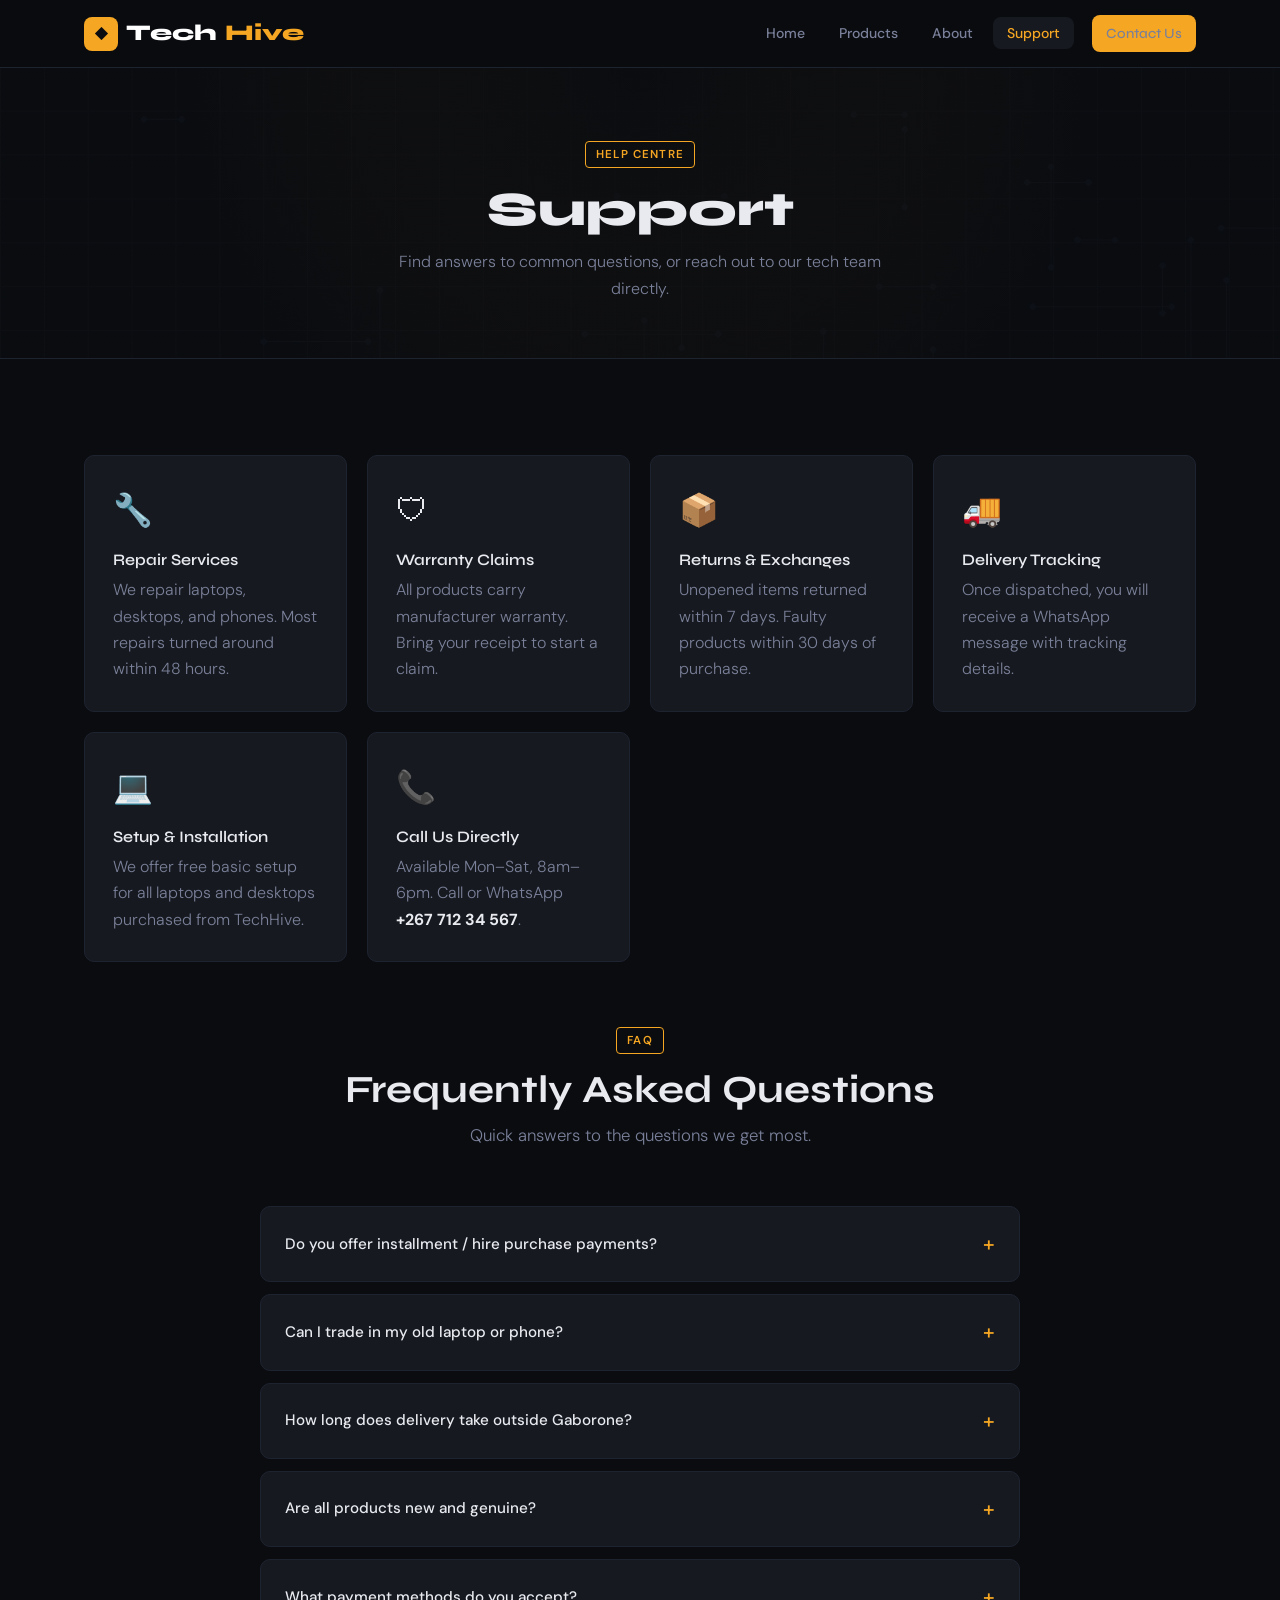
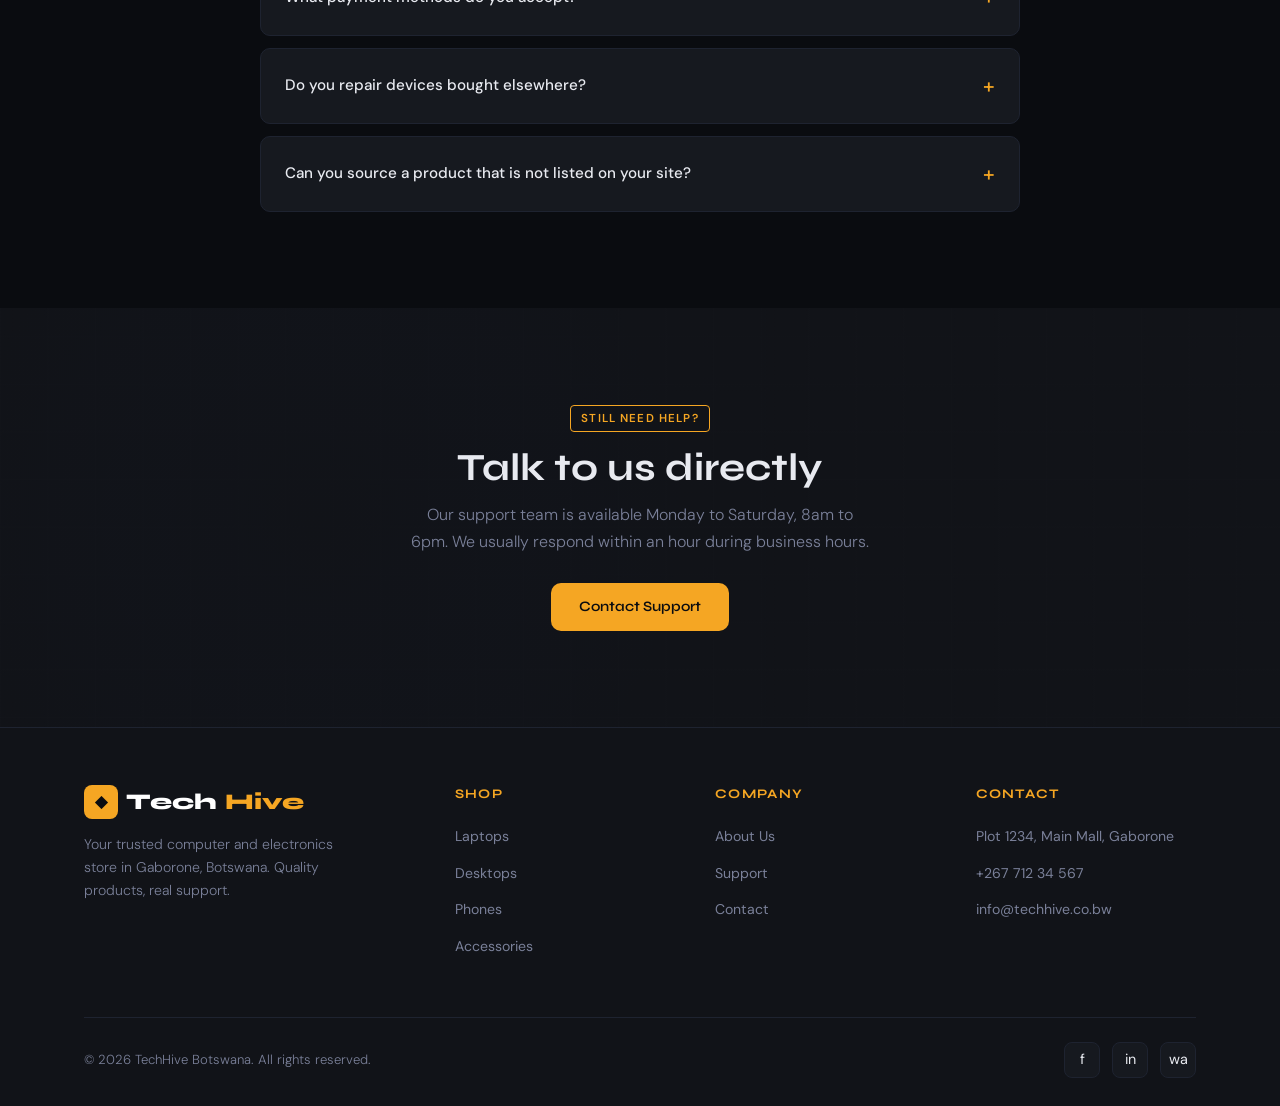
<file: support.html>
<!DOCTYPE html>
<html lang="en">
<head>
  <meta charset="UTF-8" />
  <meta name="viewport" content="width=device-width, initial-scale=1.0" />
  <title>Support — TechHive Botswana</title>
  <meta name="description" content="Get help with your TechHive purchase. FAQs, warranty and repair info." />
  
  <link rel="stylesheet" href="https://fonts.googleapis.com/css2?family=Syne:wght@400;600;700;800&family=DM+Sans:wght@300;400;500;600&display=swap" />
  <style>
/* ============================================================
   TechHive Botswana — styles.css
   Pure CSS — no JavaScript dependencies
   Fonts: Syne (display) + DM Sans (body)
   ============================================================ */

/* fonts loaded via <link> tag */

:root {
  --bg:        #0a0c10;
  --surface:   #111318;
  --card:      #16191f;
  --border:    #1e2330;
  --accent:    #f5a623;
  --text:      #e8eaf0;
  --muted:     #7a8099;
  --white:     #ffffff;
  --nav-h:     68px;
  --radius:    10px;
  --transition: 0.25s ease;
}

*, *::before, *::after { box-sizing: border-box; margin: 0; padding: 0; }
html { scroll-behavior: smooth; }
body { font-family: 'DM Sans', sans-serif; background: var(--bg); color: var(--text); font-size: 16px; line-height: 1.65; }
img { max-width: 100%; display: block; }
a { color: inherit; text-decoration: none; }
ul { list-style: none; }

h1, h2, h3, h4 { font-family: 'Syne', sans-serif; line-height: 1.15; }
h1 { font-size: clamp(2.2rem, 5vw, 3.8rem); font-weight: 800; }
h2 { font-size: clamp(1.6rem, 3vw, 2.4rem); font-weight: 700; }
h3 { font-size: 1.25rem; font-weight: 600; }
p  { color: var(--muted); font-weight: 300; }

.container { max-width: 1160px; margin: 0 auto; padding: 0 24px; }

.tag {
  display: inline-block; font-size: 0.72rem; font-weight: 600;
  letter-spacing: 0.1em; text-transform: uppercase;
  color: var(--accent); border: 1px solid var(--accent);
  border-radius: 4px; padding: 3px 10px; margin-bottom: 14px;
}

.btn {
  display: inline-flex; align-items: center; gap: 8px;
  padding: 12px 28px; border-radius: var(--radius);
  font-family: 'Syne', sans-serif; font-size: 0.9rem; font-weight: 600;
  cursor: pointer; transition: var(--transition); border: none;
}
.btn-primary { background: var(--accent); color: #0a0c10; }
.btn-primary:hover { background: #ffc14a; transform: translateY(-2px); }
.btn-outline { background: transparent; color: var(--accent); border: 1.5px solid var(--accent); }
.btn-outline:hover { background: var(--accent); color: #0a0c10; transform: translateY(-2px); }

.section-title { text-align: center; margin-bottom: 56px; }
.section-title p { margin-top: 10px; font-size: 1.05rem; }

/* ══ NAVBAR — CSS-only mobile via checkbox hack ══════════════════════ */
#nav-toggle { display: none; }

.navbar {
  position: fixed; top: 0; left: 0; right: 0;
  height: var(--nav-h);
  background: rgba(10,12,16,0.95);
  backdrop-filter: blur(14px);
  border-bottom: 1px solid var(--border);
  z-index: 1000;
}
.navbar .container {
  height: 100%; display: flex;
  align-items: center; justify-content: space-between;
}
.nav-logo {
  font-family: 'Syne', sans-serif; font-weight: 800;
  font-size: 1.4rem; color: var(--white);
  display: flex; align-items: center; gap: 8px; z-index: 1001;
}
.nav-logo span { color: var(--accent); }
.logo-icon {
  width: 34px; height: 34px; background: var(--accent);
  border-radius: 8px; display: flex; align-items: center;
  justify-content: center; color: #0a0c10; font-size: 1rem;
}
.nav-links { display: flex; align-items: center; gap: 6px; }
.nav-links a {
  font-size: 0.88rem; font-weight: 500; color: var(--muted);
  padding: 7px 14px; border-radius: 8px; transition: var(--transition);
}
.nav-links a:hover, .nav-links a.active { color: var(--white); background: var(--card); }
.nav-links a.active { color: var(--accent); }
.nav-cta { margin-left: 12px; }

.hamburger-label {
  display: none; flex-direction: column; gap: 5px;
  cursor: pointer; padding: 6px; z-index: 1001;
}
.hamburger-label span {
  display: block; width: 24px; height: 2px;
  background: var(--text); border-radius: 2px; transition: var(--transition);
}
#nav-toggle:checked ~ .navbar .hamburger-label span:nth-child(1) { transform: translateY(7px) rotate(45deg); }
#nav-toggle:checked ~ .navbar .hamburger-label span:nth-child(2) { opacity: 0; }
#nav-toggle:checked ~ .navbar .hamburger-label span:nth-child(3) { transform: translateY(-7px) rotate(-45deg); }
#nav-toggle:checked ~ .navbar .nav-links { display: flex; }

.page-body { padding-top: var(--nav-h); }

/* ══ HERO ══════════════════════════════════════════════════════════════ */
.hero {
  min-height: calc(100vh - var(--nav-h));
  display: flex; align-items: center;
  background:
    linear-gradient(to right, rgba(10,12,16,0.96) 38%, rgba(10,12,16,0.55) 100%),
    url('images/hero-bg.jpg') center / cover no-repeat;
}
.hero-content { max-width: 620px; }
.hero-content h1 { margin-bottom: 20px; }
.hero-content h1 em { font-style: normal; color: var(--accent); }
.hero-content p { font-size: 1.1rem; margin-bottom: 36px; max-width: 500px; }
.hero-actions { display: flex; gap: 14px; flex-wrap: wrap; }

.hero-badge {
  display: inline-flex; align-items: center; gap: 8px;
  background: var(--card); border: 1px solid var(--border);
  border-radius: 100px; padding: 6px 16px 6px 8px;
  font-size: 0.82rem; color: var(--muted); margin-bottom: 24px;
}
.hero-badge .dot {
  width: 8px; height: 8px; background: #22c55e;
  border-radius: 50%; animation: pulse 2s infinite;
}
@keyframes pulse {
  0%, 100% { opacity: 1; transform: scale(1); }
  50% { opacity: 0.5; transform: scale(1.4); }
}
.hero-stats {
  display: flex; gap: 40px;
  margin-top: 52px; padding-top: 36px;
  border-top: 1px solid var(--border);
}
.stat-item .num { font-family: 'Syne', sans-serif; font-size: 1.8rem; font-weight: 800; color: var(--accent); }
.stat-item .label { font-size: 0.82rem; color: var(--muted); margin-top: 2px; }

/* ══ SECTIONS ══════════════════════════════════════════════════════════ */
.section { padding: 96px 0; }
.section-alt {
  background:
    linear-gradient(rgba(17,19,24,0.94), rgba(17,19,24,0.94)),
    url('images/section-alt-bg.jpg') center / cover no-repeat;
}
.page-hero {
  padding: 72px 0 56px; text-align: center;
  background:
    linear-gradient(rgba(10,12,16,0.88), rgba(10,12,16,0.88)),
    url('images/page-hero-bg.jpg') center / cover no-repeat;
  border-bottom: 1px solid var(--border);
}
.page-hero h1 { font-size: clamp(1.8rem, 4vw, 3rem); }
.page-hero p { max-width: 540px; margin: 12px auto 0; font-size: 1rem; }

/* ══ PRODUCT CARDS ══════════════════════════════════════════════════════ */
.products-grid { display: grid; grid-template-columns: repeat(auto-fill, minmax(260px, 1fr)); gap: 24px; }
.product-card {
  background: var(--card); border: 1px solid var(--border);
  border-radius: var(--radius); overflow: hidden;
  transition: var(--transition); position: relative;
}
.product-card:hover { border-color: var(--accent); transform: translateY(-4px); box-shadow: 0 12px 40px rgba(245,166,35,0.12); }
.product-card .badge {
  position: absolute; top: 12px; left: 12px; z-index: 1;
  background: var(--accent); color: #0a0c10;
  font-size: 0.7rem; font-weight: 700; padding: 3px 10px;
  border-radius: 4px; text-transform: uppercase; letter-spacing: 0.06em;
}
.product-img { height: 200px; overflow: hidden; background: var(--surface); }
.product-img img { width: 100%; height: 100%; object-fit: cover; transition: transform 0.4s ease; }
.product-card:hover .product-img img { transform: scale(1.05); }
.product-info { padding: 20px; }
.product-info h3 { font-size: 1rem; color: var(--text); margin-bottom: 6px; }
.product-info .specs { font-size: 0.82rem; color: var(--muted); margin-bottom: 14px; line-height: 1.7; }
.price-row { display: flex; align-items: center; justify-content: space-between; }
.price { font-family: 'Syne', sans-serif; font-weight: 700; color: var(--accent); font-size: 1.15rem; }
.enquire-btn {
  font-size: 0.78rem; font-weight: 600; font-family: 'Syne', sans-serif;
  color: #0a0c10; background: var(--accent); border: none;
  border-radius: 8px; padding: 7px 14px; cursor: pointer;
  transition: var(--transition); text-decoration: none; display: inline-block;
}
.enquire-btn:hover { background: #ffc14a; }

.cat-filters { display: flex; flex-wrap: wrap; gap: 10px; margin-bottom: 40px; }
.cat-filters a {
  padding: 8px 20px; border-radius: 100px;
  border: 1.5px solid var(--border); color: var(--muted);
  font-size: 0.88rem; font-weight: 500; transition: var(--transition);
}
.cat-filters a:hover, .cat-filters a.active {
  border-color: var(--accent); color: var(--accent);
  background: rgba(245,166,35,0.08);
}

/* ══ ABOUT ══════════════════════════════════════════════════════════════ */
.about-grid { display: grid; grid-template-columns: 1fr 1fr; gap: 64px; align-items: center; }
.about-visual { background: var(--card); border: 1px solid var(--border); border-radius: var(--radius); overflow: hidden; }
.about-visual img { width: 100%; height: 260px; object-fit: cover; }
.about-stats { display: flex; gap: 32px; padding: 24px; border-top: 1px solid var(--border); justify-content: center; }
.about-stat .num { font-family: 'Syne', sans-serif; font-size: 1.8rem; font-weight: 800; color: var(--accent); text-align: center; }
.about-stat .lbl { font-size: 0.8rem; color: var(--muted); text-align: center; }

.values-grid, .why-grid { display: grid; grid-template-columns: repeat(auto-fill, minmax(240px, 1fr)); gap: 24px; }
.value-card, .why-card {
  background: var(--card); border: 1px solid var(--border);
  border-radius: var(--radius); padding: 28px; transition: var(--transition);
}
.value-card:hover, .why-card:hover { border-color: var(--accent); transform: translateY(-3px); }
.value-card .icon, .why-card .icon {
  width: 42px; height: 42px; background: rgba(245,166,35,0.12);
  border-radius: 10px; display: flex; align-items: center;
  justify-content: center; font-size: 1.1rem; margin-bottom: 14px;
}
.value-card h4, .why-card h4 { font-size: 0.95rem; margin-bottom: 6px; }

.team-grid { display: grid; grid-template-columns: repeat(auto-fill, minmax(180px, 1fr)); gap: 20px; }
.team-card {
  background: var(--card); border: 1px solid var(--border);
  border-radius: var(--radius); padding: 28px 20px;
  text-align: center; transition: var(--transition);
}
.team-card:hover { border-color: var(--accent); transform: translateY(-3px); }
.team-avatar {
  width: 64px; height: 64px; border-radius: 50%;
  background: var(--surface); display: flex; align-items: center;
  justify-content: center; font-size: 1.8rem;
  margin: 0 auto 14px; border: 2px solid var(--border);
}
.team-card h4 { font-size: 0.95rem; margin-bottom: 4px; }

/* ══ SUPPORT — details/summary FAQ (pure HTML, no JS) ═══════════════ */
.support-cards { display: grid; grid-template-columns: repeat(auto-fill, minmax(240px, 1fr)); gap: 20px; margin-bottom: 64px; }
.support-card {
  background: var(--card); border: 1px solid var(--border);
  border-radius: var(--radius); padding: 28px; transition: var(--transition);
}
.support-card:hover { border-color: var(--accent); transform: translateY(-3px); }
.support-card .icon { font-size: 2rem; margin-bottom: 14px; }
.support-card h3 { font-size: 1rem; margin-bottom: 8px; }

.faq-list { max-width: 760px; margin: 0 auto; display: flex; flex-direction: column; gap: 12px; }
details.faq-item {
  background: var(--card); border: 1px solid var(--border);
  border-radius: var(--radius); overflow: hidden;
}
details.faq-item[open] { border-color: var(--accent); }
details.faq-item summary {
  display: flex; align-items: center; justify-content: space-between;
  padding: 20px 24px; font-size: 0.95rem; font-weight: 500;
  color: var(--text); cursor: pointer; list-style: none;
  gap: 16px; transition: color var(--transition);
}
details.faq-item summary::-webkit-details-marker { display: none; }
details.faq-item summary:hover { color: var(--accent); }
details.faq-item summary::after { content: '+'; font-size: 1.3rem; color: var(--accent); flex-shrink: 0; transition: transform var(--transition); }
details.faq-item[open] summary::after { transform: rotate(45deg); }
.faq-answer { padding: 0 24px 20px; font-size: 0.9rem; color: var(--muted); line-height: 1.7; }

/* ══ CONTACT ════════════════════════════════════════════════════════════ */
.contact-grid { display: grid; grid-template-columns: 1fr 1.5fr; gap: 56px; align-items: start; }
.contact-info { display: flex; flex-direction: column; gap: 24px; }
.contact-detail { display: flex; gap: 16px; align-items: flex-start; }
.contact-detail .icon {
  width: 46px; height: 46px; min-width: 46px;
  background: rgba(245,166,35,0.1); border-radius: 10px;
  display: flex; align-items: center; justify-content: center; font-size: 1.2rem;
}
.contact-detail h4 { font-size: 0.9rem; margin-bottom: 3px; }
.contact-detail p { font-size: 0.85rem; }

.contact-form-box {
  background: var(--card); border: 1px solid var(--border);
  border-radius: var(--radius); padding: 40px;
}
.contact-form-box h3 { margin-bottom: 28px; font-size: 1.3rem; }
.form-group { margin-bottom: 20px; }
.form-row { display: grid; grid-template-columns: 1fr 1fr; gap: 16px; }
.form-group label {
  display: block; font-size: 0.82rem; font-weight: 500;
  color: var(--muted); margin-bottom: 8px;
  letter-spacing: 0.04em; text-transform: uppercase;
}
.form-group input,
.form-group select,
.form-group textarea {
  width: 100%; background: var(--surface);
  border: 1.5px solid var(--border); border-radius: 8px;
  padding: 12px 16px; color: var(--text);
  font-family: 'DM Sans', sans-serif; font-size: 0.92rem;
  transition: border-color var(--transition); outline: none;
}
.form-group input:focus,
.form-group select:focus,
.form-group textarea:focus { border-color: var(--accent); box-shadow: 0 0 0 3px rgba(245,166,35,0.1); }
.form-group input:invalid:not(:placeholder-shown) { border-color: #ef4444; }
.form-group select option { background: var(--surface); }
.form-group textarea { resize: vertical; min-height: 120px; }
.form-group input::placeholder, .form-group textarea::placeholder { color: #3a3f50; }
.consent-row { display: flex; align-items: flex-start; gap: 10px; margin-bottom: 24px; }
.consent-row input[type="checkbox"] { width: auto; margin-top: 3px; accent-color: var(--accent); }
.consent-row label { text-transform: none; letter-spacing: 0; font-size: 0.83rem; color: var(--muted); font-weight: 400; }
.map-placeholder {
  background: var(--card); border: 1px solid var(--border);
  border-radius: var(--radius); height: 280px;
  display: flex; flex-direction: column;
  align-items: center; justify-content: center; gap: 12px;
}

/* ══ FOOTER ═════════════════════════════════════════════════════════════ */
.footer { background: var(--surface); border-top: 1px solid var(--border); padding: 56px 0 28px; }
.footer-grid { display: grid; grid-template-columns: 1.5fr 1fr 1fr 1fr; gap: 40px; margin-bottom: 48px; }
.footer-brand p { font-size: 0.88rem; margin-top: 12px; max-width: 260px; }
.footer-col h5 {
  font-family: 'Syne', sans-serif; font-size: 0.82rem; font-weight: 700;
  letter-spacing: 0.1em; text-transform: uppercase;
  color: var(--accent); margin-bottom: 18px;
}
.footer-col ul li { margin-bottom: 10px; }
.footer-col ul li a { font-size: 0.88rem; color: var(--muted); transition: color var(--transition); }
.footer-col ul li a:hover { color: var(--text); }
.footer-bottom {
  border-top: 1px solid var(--border); padding-top: 24px;
  display: flex; justify-content: space-between;
  align-items: center; flex-wrap: wrap; gap: 12px;
}
.footer-bottom p { font-size: 0.82rem; color: var(--muted); }
.social-links { display: flex; gap: 12px; }
.social-links a {
  width: 36px; height: 36px; background: var(--card);
  border: 1px solid var(--border); border-radius: 8px;
  display: flex; align-items: center; justify-content: center;
  font-size: 0.9rem; transition: var(--transition);
}
.social-links a:hover { border-color: var(--accent); color: var(--accent); }

/* ══ RESPONSIVE ═════════════════════════════════════════════════════════ */
@media (max-width: 900px) {
  .about-grid, .contact-grid { grid-template-columns: 1fr; gap: 40px; }
  .footer-grid { grid-template-columns: 1fr 1fr; }
  .hero-stats { gap: 24px; }
}
@media (max-width: 680px) {
  .nav-links {
    display: none; flex-direction: column;
    position: fixed; top: var(--nav-h); left: 0; right: 0;
    background: var(--surface); border-bottom: 1px solid var(--border);
    padding: 20px 24px; gap: 4px; z-index: 999;
  }
  .hamburger-label { display: flex; }
  .footer-grid { grid-template-columns: 1fr; }
  .form-row { grid-template-columns: 1fr; }
  .hero-stats { flex-wrap: wrap; gap: 20px; }
  .hero-actions { flex-direction: column; }
  .products-grid { grid-template-columns: 1fr 1fr; }
}
@media (max-width: 480px) {
  .products-grid { grid-template-columns: 1fr; }
}

</style>
</head>
<body class="page-body">
  <!-- checkbox for CSS-only mobile nav -->
  <input type="checkbox" id="nav-toggle" />
  <nav class="navbar">
    <div class="container">
      <a href="index.html" class="nav-logo">
        <div class="logo-icon">&#9670;</div>
        Tech<span>Hive</span>
      </a>
      <ul class="nav-links">
        <li><a href="index.html">Home</a></li>
        <li><a href="products.html">Products</a></li>
        <li><a href="about.html">About</a></li>
        <li><a href="support.html" class="active">Support</a></li>
        <li class="nav-cta"><a href="contact.html" class="btn btn-primary">Contact Us</a></li>
      </ul>
      <label class="hamburger-label" for="nav-toggle">
        <span></span><span></span><span></span>
      </label>
    </div>
  </nav>

  <div class="page-hero"><div class="container">
    <div class="tag">Help Centre</div>
    <h1>Support</h1>
    <p>Find answers to common questions, or reach out to our tech team directly.</p>
  </div></div>

  <section class="section"><div class="container">
    <div class="support-cards">
      <div class="support-card"><div class="icon">&#128295;</div><h3>Repair Services</h3><p>We repair laptops, desktops, and phones. Most repairs turned around within 48 hours.</p></div>
      <div class="support-card"><div class="icon">&#128737;</div><h3>Warranty Claims</h3><p>All products carry manufacturer warranty. Bring your receipt to start a claim.</p></div>
      <div class="support-card"><div class="icon">&#128230;</div><h3>Returns &amp; Exchanges</h3><p>Unopened items returned within 7 days. Faulty products within 30 days of purchase.</p></div>
      <div class="support-card"><div class="icon">&#128666;</div><h3>Delivery Tracking</h3><p>Once dispatched, you will receive a WhatsApp message with tracking details.</p></div>
      <div class="support-card"><div class="icon">&#128187;</div><h3>Setup &amp; Installation</h3><p>We offer free basic setup for all laptops and desktops purchased from TechHive.</p></div>
      <div class="support-card"><div class="icon">&#128222;</div><h3>Call Us Directly</h3><p>Available Mon&ndash;Sat, 8am&ndash;6pm. Call or WhatsApp <strong style="color:var(--text);">+267 712 34 567</strong>.</p></div>
    </div>

    <div class="section-title" style="margin-top:48px;">
      <div class="tag">FAQ</div>
      <h2>Frequently Asked Questions</h2>
      <p>Quick answers to the questions we get most.</p>
    </div>

    <div class="faq-list">
      <details class="faq-item">
        <summary>Do you offer installment / hire purchase payments?</summary>
        <div class="faq-answer">Yes, we work with select financial partners to offer installment plans on items above BWP 3,000. You will need your Omang and a recent payslip. Come into the store or contact us for more details.</div>
      </details>
      <details class="faq-item">
        <summary>Can I trade in my old laptop or phone?</summary>
        <div class="faq-answer">We do accept trade-ins on selected devices. The value depends on the condition and model. Bring it in for a free assessment and we will give you a trade-in quote you can use toward a new purchase.</div>
      </details>
      <details class="faq-item">
        <summary>How long does delivery take outside Gaborone?</summary>
        <div class="faq-answer">Deliveries to Francistown and Maun typically take 1&ndash;2 business days. Other areas may take up to 3 business days. Delivery fees are calculated based on your location and item weight.</div>
      </details>
      <details class="faq-item">
        <summary>Are all products new and genuine?</summary>
        <div class="faq-answer">Yes. TechHive only stocks brand-new, genuine products sourced from authorised distributors. Every item comes with the original manufacturer warranty. We do not sell refurbished or grey-import goods unless explicitly stated.</div>
      </details>
      <details class="faq-item">
        <summary>What payment methods do you accept?</summary>
        <div class="faq-answer">We accept cash, bank transfer (FNB, Stanbic, Absa), Orange Money, Mascom MyZaka, and debit/credit cards in-store. For online orders, bank transfer and Orange Money are the primary options.</div>
      </details>
      <details class="faq-item">
        <summary>Do you repair devices bought elsewhere?</summary>
        <div class="faq-answer">Yes, our repair service is open to all customers. We charge a standard diagnostic fee of BWP 80 which is waived if you proceed with the repair. Labour and parts costs are quoted upfront before any work begins.</div>
      </details>
      <details class="faq-item">
        <summary>Can you source a product that is not listed on your site?</summary>
        <div class="faq-answer">Absolutely. If you are looking for something specific that is not in our current stock, fill out the contact form with the product name and specifications. We will check with our distributors and get back to you within 24&ndash;48 hours.</div>
      </details>
    </div>
  </div></section>

  <section class="section section-alt"><div class="container" style="text-align:center;">
    <div class="tag">Still need help?</div>
    <h2>Talk to us directly</h2>
    <p style="margin:12px auto 28px;max-width:460px;">Our support team is available Monday to Saturday, 8am to 6pm. We usually respond within an hour during business hours.</p>
    <a href="contact.html" class="btn btn-primary">Contact Support</a>
  </div></section>

  <footer class="footer">
    <div class="container">
      <div class="footer-grid">
        <div class="footer-brand">
          <div class="nav-logo" style="margin-bottom:12px;">
            <div class="logo-icon">&#9670;</div>
            Tech<span>Hive</span>
          </div>
          <p>Your trusted computer and electronics store in Gaborone, Botswana. Quality products, real support.</p>
        </div>
        <div class="footer-col">
          <h5>Shop</h5>
          <ul>
            <li><a href="products.html">Laptops</a></li>
            <li><a href="products.html">Desktops</a></li>
            <li><a href="products.html">Phones</a></li>
            <li><a href="products.html">Accessories</a></li>
          </ul>
        </div>
        <div class="footer-col">
          <h5>Company</h5>
          <ul>
            <li><a href="about.html">About Us</a></li>
            <li><a href="support.html">Support</a></li>
            <li><a href="contact.html">Contact</a></li>
          </ul>
        </div>
        <div class="footer-col">
          <h5>Contact</h5>
          <ul>
            <li><a href="contact.html">Plot 1234, Main Mall, Gaborone</a></li>
            <li><a href="tel:+26771234567">+267 712 34 567</a></li>
            <li><a href="mailto:info@techhive.co.bw">info@techhive.co.bw</a></li>
          </ul>
        </div>
      </div>
      <div class="footer-bottom">
        <p>&copy; 2026 TechHive Botswana. All rights reserved.</p>
        <div class="social-links">
          <a href="#" title="Facebook">f</a>
          <a href="#" title="Instagram">in</a>
          <a href="#" title="WhatsApp">wa</a>
        </div>
      </div>
    </div>
  </footer>
</body>
</html>
</file>
